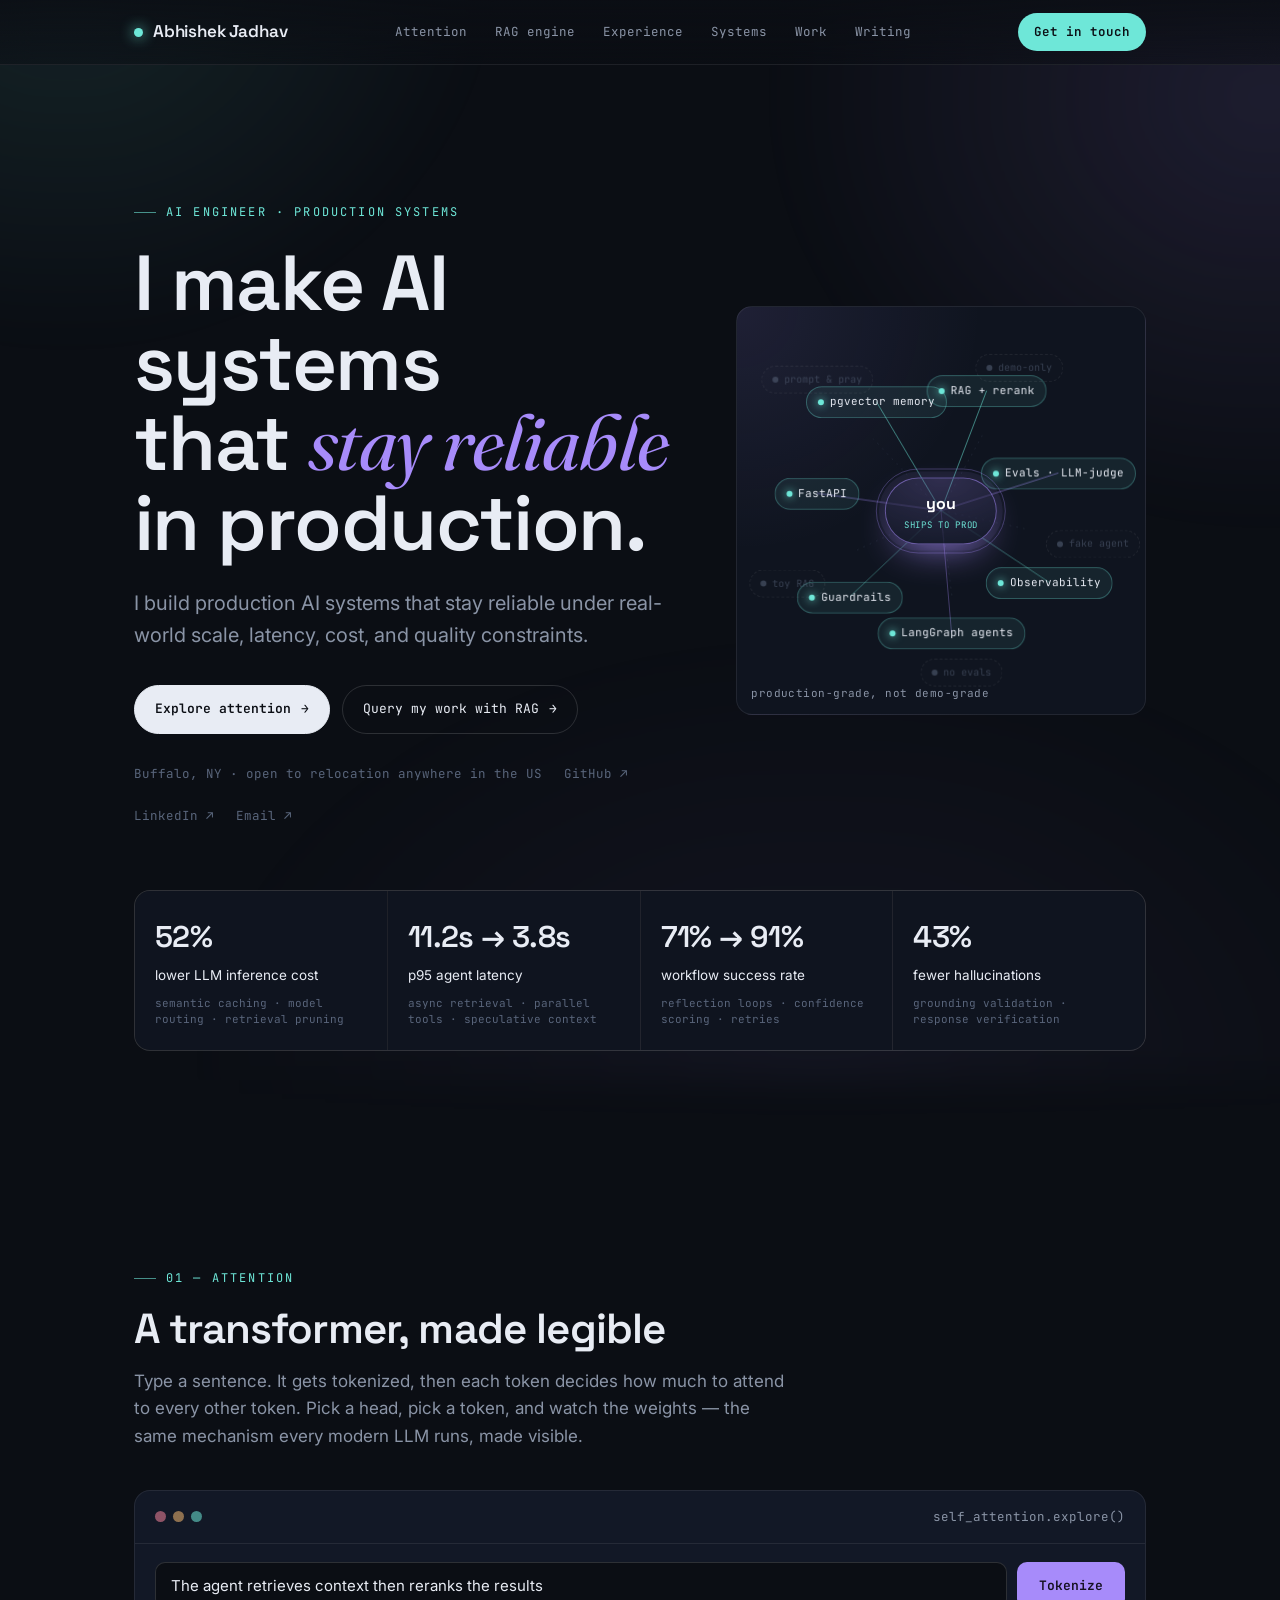
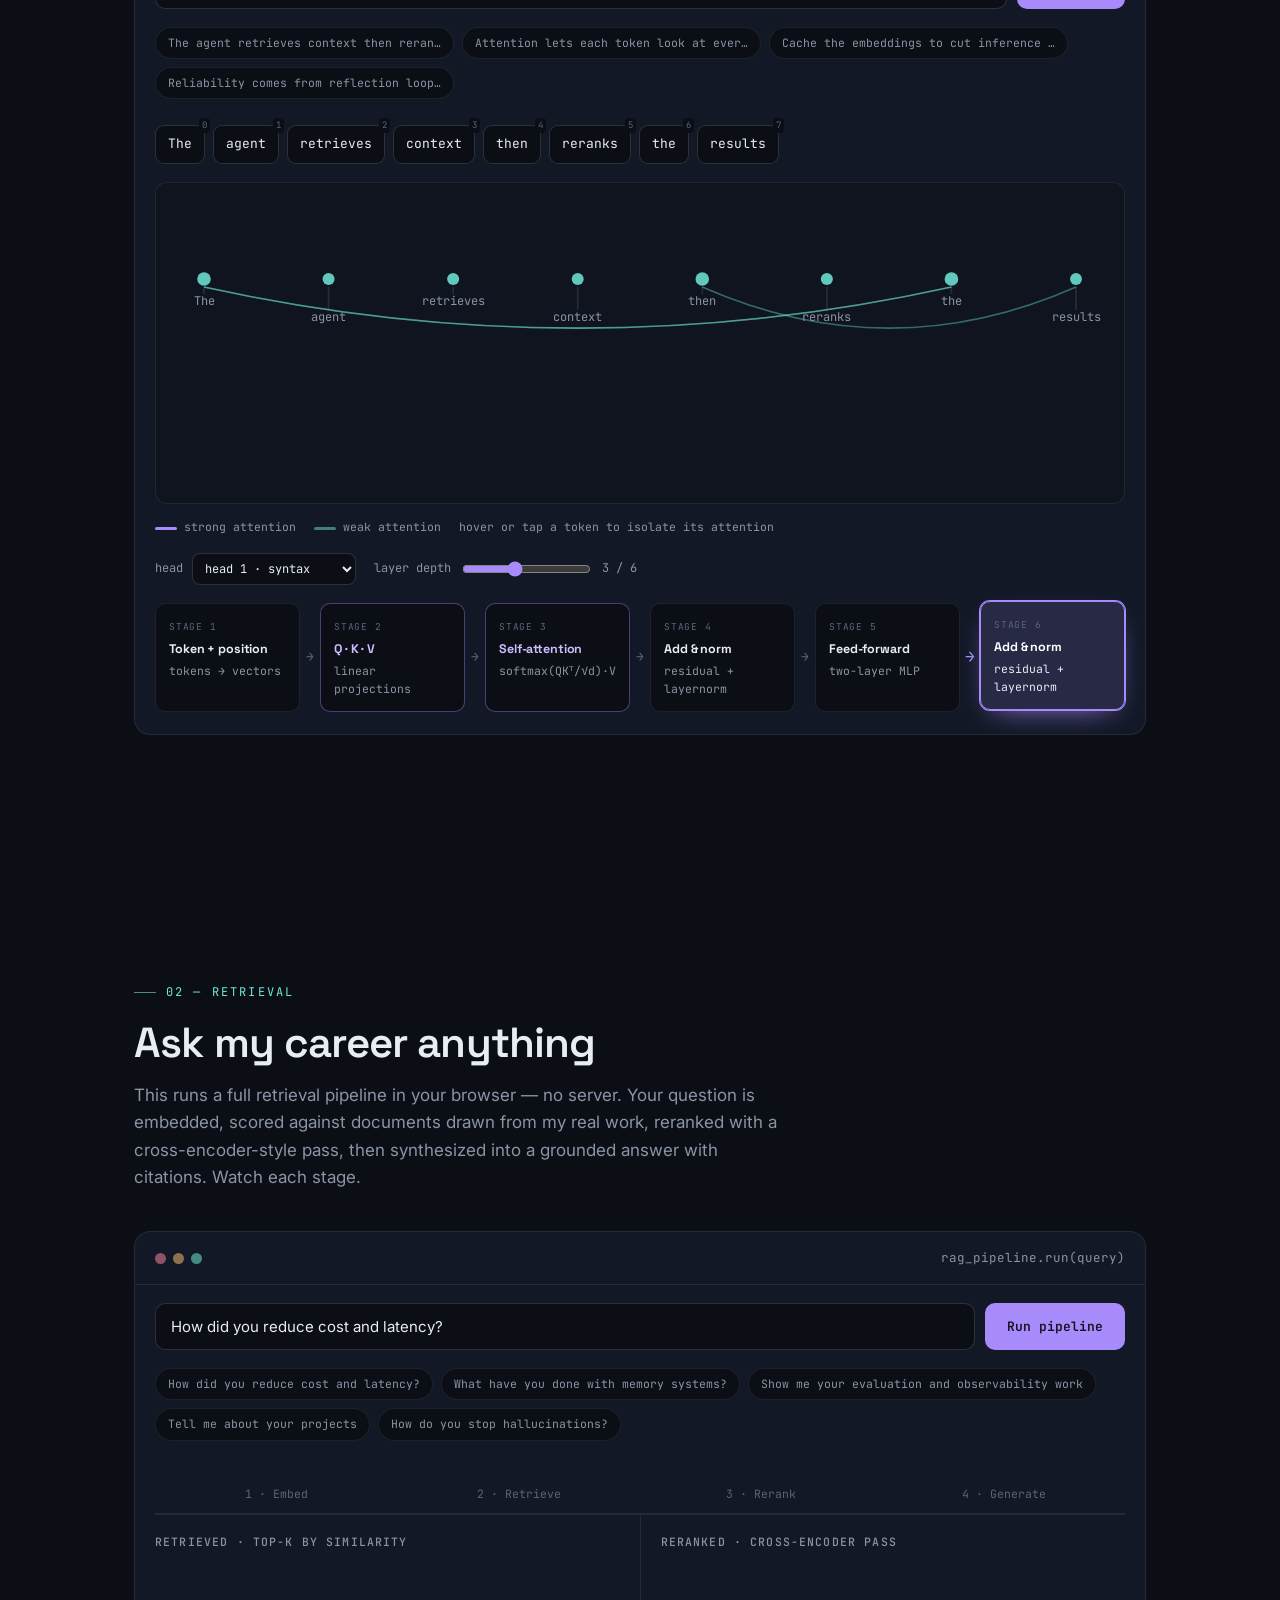
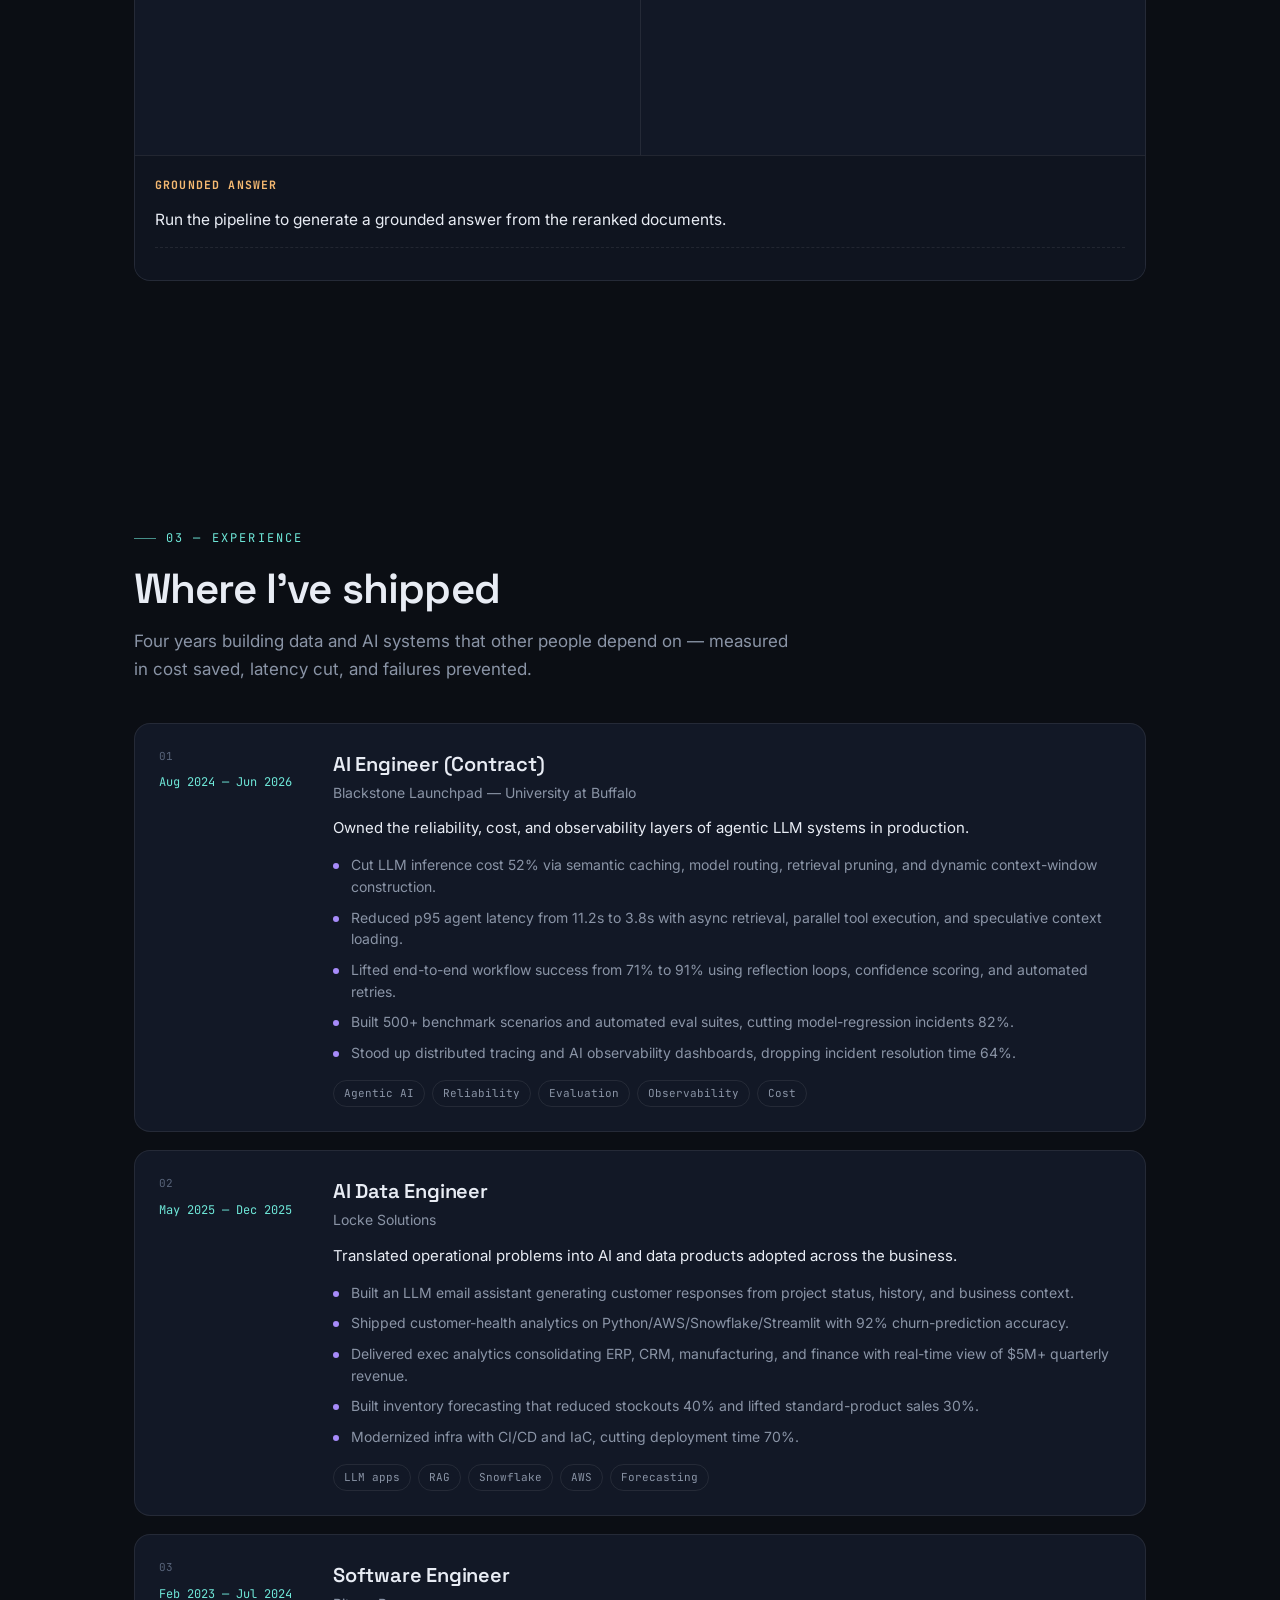
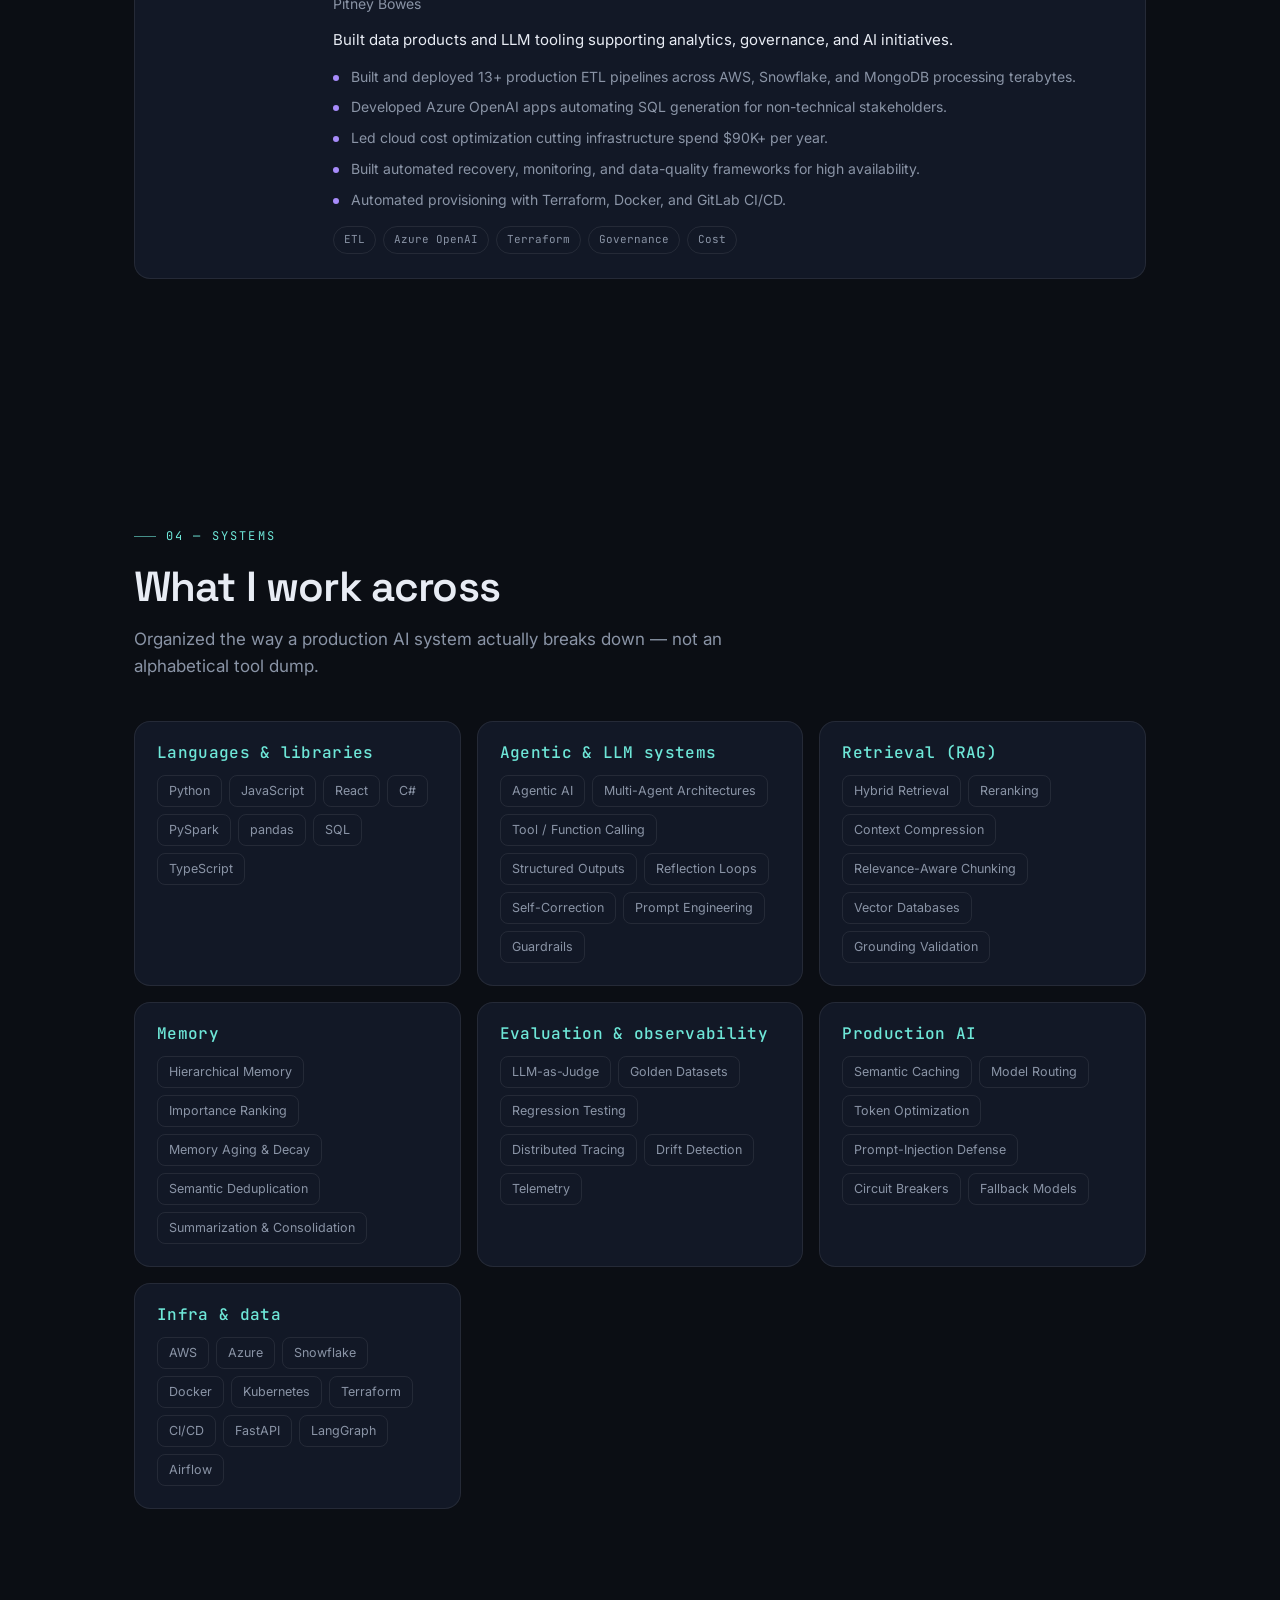
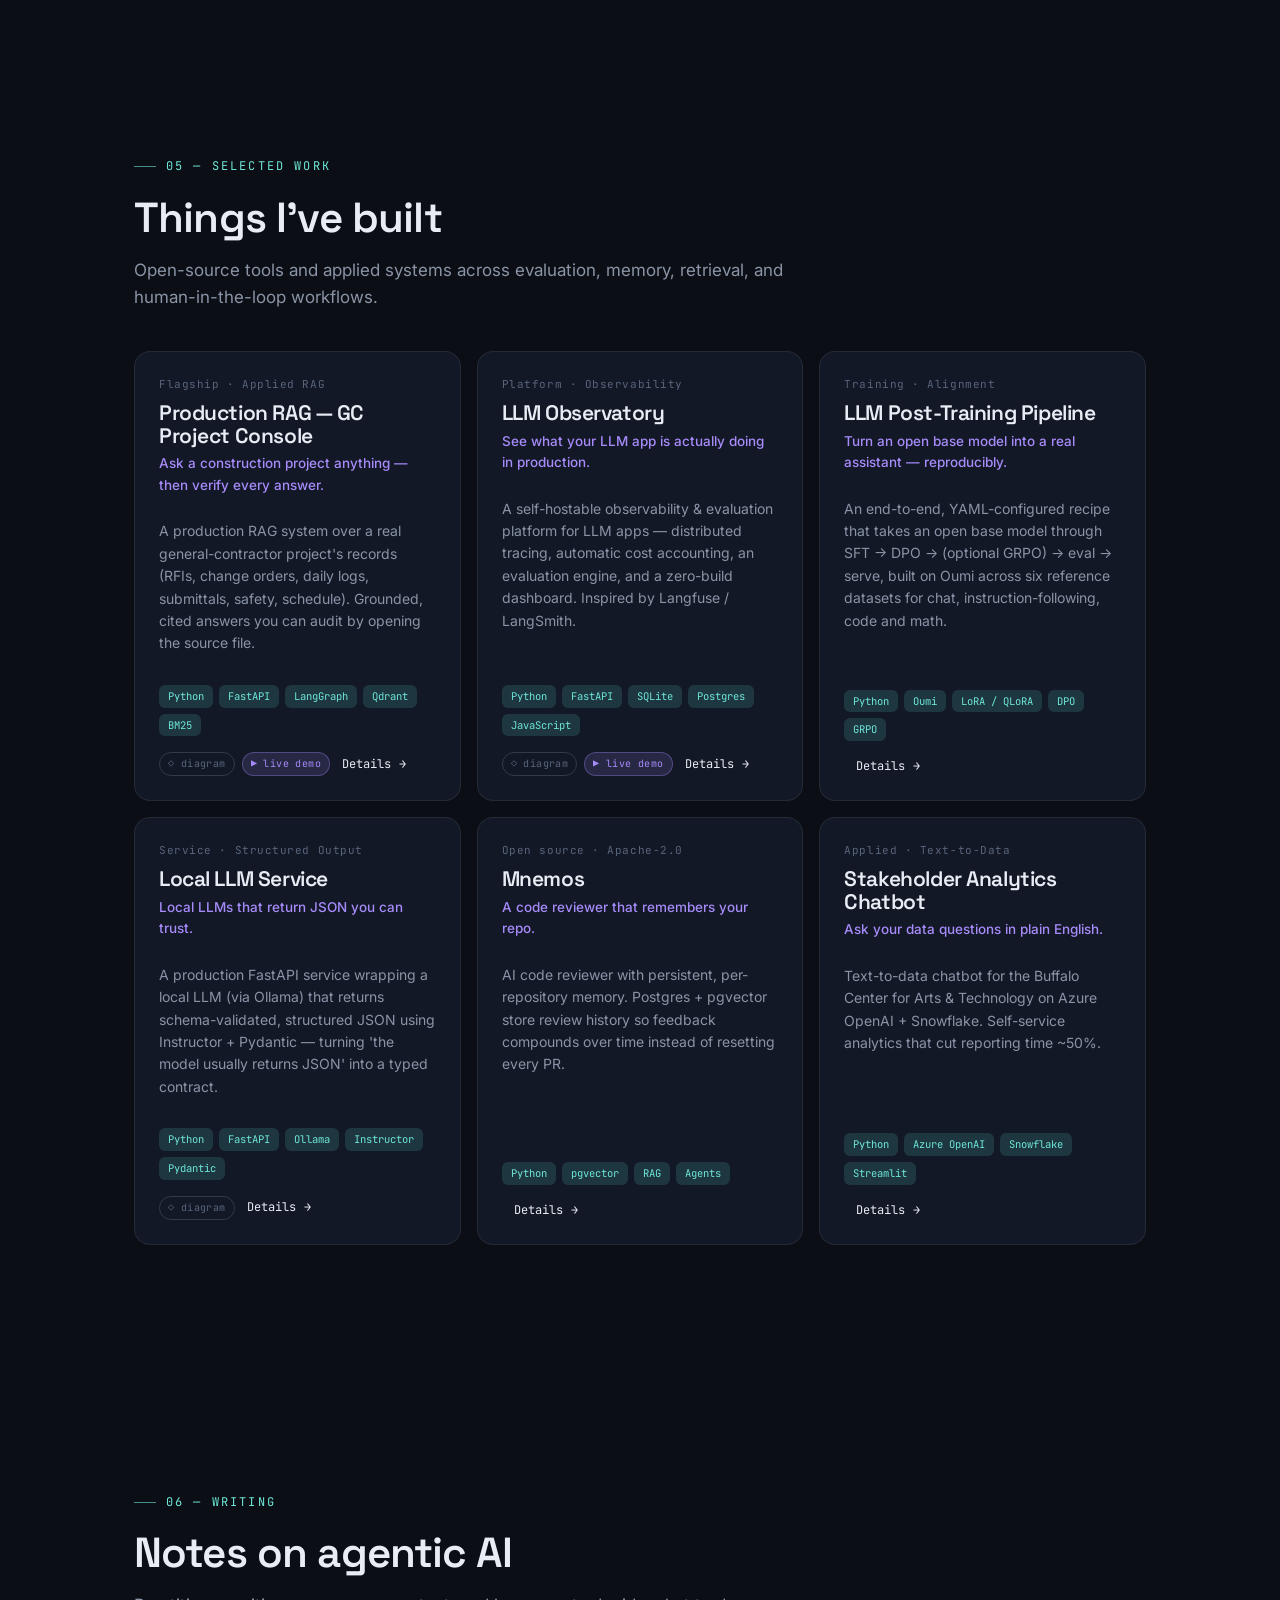
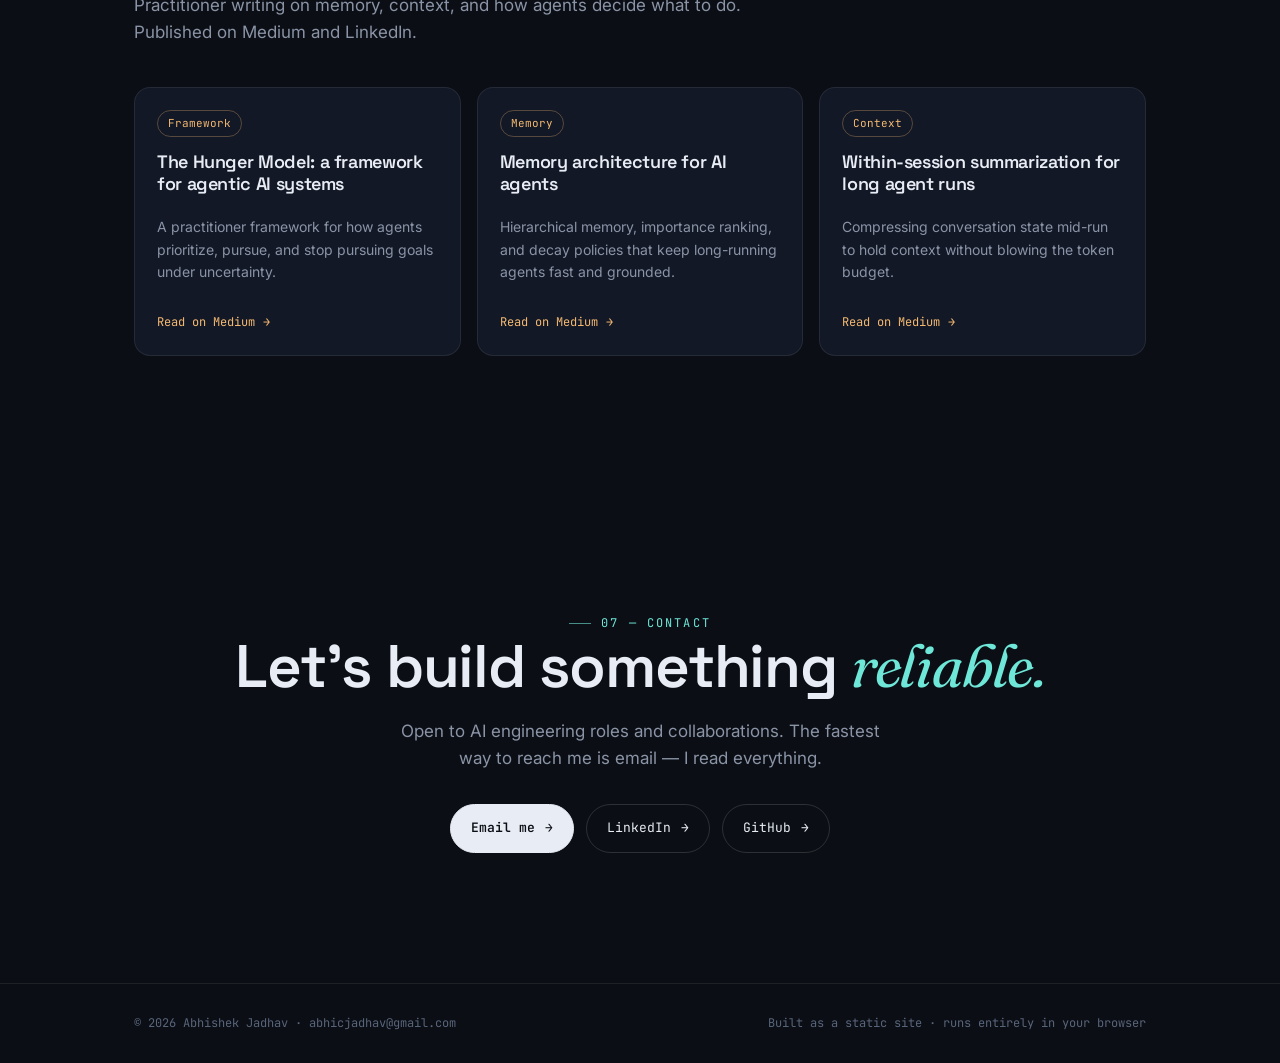
<file: index.html>
<!DOCTYPE html>
<html lang="en">
<head>
  <meta charset="UTF-8" />
  <meta name="viewport" content="width=device-width, initial-scale=1.0" />
  <title>Abhishek Jadhav — AI Engineer</title>
  <meta name="description" content="AI Engineer building production agentic, RAG, and memory systems that stay reliable under real scale, latency, cost, and quality constraints." />
  <meta property="og:title" content="Abhishek Jadhav — AI Engineer" />
  <meta property="og:description" content="Production agentic AI, RAG, and memory systems. Explore a live attention visualizer and a real retrieval + reranking engine over my work." />
  <meta property="og:type" content="website" />
  <link rel="icon" href="data:image/svg+xml,%3Csvg xmlns='http://www.w3.org/2000/svg' viewBox='0 0 32 32'%3E%3Ccircle cx='16' cy='16' r='7' fill='%236EE7D8'/%3E%3C/svg%3E" />

  <link rel="preconnect" href="https://fonts.googleapis.com" />
  <link rel="preconnect" href="https://fonts.gstatic.com" crossorigin />
  <link href="https://fonts.googleapis.com/css2?family=Space+Grotesk:wght@400;500;600;700&family=Inter:wght@400;500;600&family=JetBrains+Mono:wght@400;500&family=Fraunces:ital,opsz,wght@1,9..144,400&display=swap" rel="stylesheet" />
  <link rel="stylesheet" href="styles.css" />
</head>
<body>
  <div class="field" aria-hidden="true"></div>

  <!-- ============================= NAV ============================= -->
  <nav class="nav">
    <div class="wrap nav-inner">
      <a href="#top" class="brand"><span class="dot"></span> Abhishek Jadhav</a>
      <div class="nav-links" id="navLinks">
        <a href="#attention">Attention</a>
        <a href="#rag">RAG engine</a>
        <a href="#experience">Experience</a>
        <a href="#systems">Systems</a>
        <a href="#work">Work</a>
        <a href="#writing">Writing</a>
      </div>
      <a href="#contact" class="nav-cta">Get in touch</a>
      <button class="nav-toggle" id="navToggle" aria-label="Toggle menu">≡</button>
    </div>
  </nav>

  <!-- ============================= HERO ============================ -->
  <header class="hero" id="top">
    <div class="wrap">
      <div class="hero-grid">
        <div>
          <span class="eyebrow">AI Engineer · Production systems</span>
          <h1>I make AI systems<br>that <span class="soft">stay reliable</span><br>in production.</h1>
          <p class="hero-sub" id="heroSub"></p>
          <div class="hero-cta">
            <a href="#attention" class="btn solid">Explore attention <span class="arr">→</span></a>
            <a href="#rag" class="btn">Query my work with RAG <span class="arr">→</span></a>
          </div>
          <div class="hero-meta" id="heroMeta"></div>
        </div>
        <div class="hero-card">
          <canvas id="consLines"></canvas>
          <div class="constellation" id="constellation"></div>
          <div class="cap mono">production-grade, not demo-grade</div>
        </div>
      </div>

      <div class="metrics" id="metrics"></div>
    </div>
  </header>

  <!-- ======================= ATTENTION EXPLORER ==================== -->
  <section class="block" id="attention">
    <div class="wrap">
      <div class="section-head reveal">
        <span class="eyebrow">01 — Attention</span>
        <h2 class="section-title">A transformer, made legible</h2>
        <p class="section-lede">Type a sentence. It gets tokenized, then each token decides how much to attend to every other token. Pick a head, pick a token, and watch the weights — the same mechanism every modern LLM runs, made visible.</p>
      </div>

      <div class="panel reveal">
        <div class="panel-head">
          <div class="dots"><i></i><i></i><i></i></div>
          <span class="panel-title">self_attention.explore()</span>
        </div>
        <div class="input-row">
          <input type="text" id="tfInput" value="The agent retrieves context then reranks the results" maxlength="90" aria-label="Sentence to visualize" />
          <button class="run-btn" id="tfRun">Tokenize</button>
        </div>
        <div class="chips" id="tfChips"></div>

        <div class="tf-stage">
          <div class="tf-tokens" id="tfTokens"></div>
          <div class="tf-canvas-wrap">
            <canvas id="tfCanvas"></canvas>
          </div>
          <div class="tf-legend">
            <span><i style="background:var(--violet)"></i>strong attention</span>
            <span><i style="background:var(--cyan);opacity:.5"></i>weak attention</span>
            <span style="color:var(--mute)">hover or tap a token to isolate its attention</span>
          </div>

          <div class="tf-controls">
            <label>head
              <select id="tfHead">
                <option value="0">head 1 · syntax</option>
                <option value="1">head 2 · adjacency</option>
                <option value="2">head 3 · semantic</option>
                <option value="3">head 4 · global</option>
              </select>
            </label>
            <label>layer depth
              <input type="range" id="tfLayer" min="1" max="6" value="3" />
              <span class="mono" id="tfLayerVal">3 / 6</span>
            </label>
          </div>

          <div class="tf-arch" id="tfArch"></div>
        </div>
      </div>
    </div>
  </section>

  <!-- ========================= RAG ENGINE ========================= -->
  <section class="block" id="rag">
    <div class="wrap">
      <div class="section-head reveal">
        <span class="eyebrow">02 — Retrieval</span>
        <h2 class="section-title">Ask my career anything</h2>
        <p class="section-lede">This runs a full retrieval pipeline in your browser — no server. Your question is embedded, scored against documents drawn from my real work, reranked with a cross-encoder-style pass, then synthesized into a grounded answer with citations. Watch each stage.</p>
      </div>

      <div class="panel reveal">
        <div class="panel-head">
          <div class="dots"><i></i><i></i><i></i></div>
          <span class="panel-title">rag_pipeline.run(query)</span>
        </div>

        <div class="input-row">
          <input type="text" id="ragInput" value="How did you reduce cost and latency?" maxlength="120" aria-label="Question to ask" />
          <button class="run-btn" id="ragRun">Run pipeline</button>
        </div>
        <div class="chips" id="ragChips"></div>

        <div class="rag-pipeline">
          <div class="stage-tab" data-stage="0">1 · Embed</div>
          <div class="stage-tab" data-stage="1">2 · Retrieve</div>
          <div class="stage-tab" data-stage="2">3 · Rerank</div>
          <div class="stage-tab" data-stage="3">4 · Generate</div>
        </div>

        <div class="rag-body">
          <div class="rag-col">
            <h4>Retrieved · top-k by similarity</h4>
            <div id="ragRetrieved"></div>
          </div>
          <div class="rag-col">
            <h4>Reranked · cross-encoder pass</h4>
            <div id="ragReranked"></div>
          </div>
        </div>

        <div class="rag-answer">
          <h4>Grounded answer</h4>
          <div class="answer-text" id="ragAnswer">Run the pipeline to generate a grounded answer from the reranked documents.</div>
          <div class="answer-note" id="ragNote"></div>
        </div>
      </div>
    </div>
  </section>

  <!-- ========================= EXPERIENCE ========================= -->
  <section class="block" id="experience">
    <div class="wrap">
      <div class="section-head reveal">
        <span class="eyebrow">03 — Experience</span>
        <h2 class="section-title">Where I've shipped</h2>
        <p class="section-lede">Four years building data and AI systems that other people depend on — measured in cost saved, latency cut, and failures prevented.</p>
      </div>
      <div class="timeline" id="timeline"></div>
    </div>
  </section>

  <!-- ========================== SYSTEMS =========================== -->
  <section class="block" id="systems">
    <div class="wrap">
      <div class="section-head reveal">
        <span class="eyebrow">04 — Systems</span>
        <h2 class="section-title">What I work across</h2>
        <p class="section-lede">Organized the way a production AI system actually breaks down — not an alphabetical tool dump.</p>
      </div>
      <div class="skill-grid" id="skills"></div>
    </div>
  </section>

  <!-- =========================== WORK ============================= -->
  <section class="block" id="work">
    <div class="wrap">
      <div class="section-head reveal">
        <span class="eyebrow">05 — Selected work</span>
        <h2 class="section-title">Things I've built</h2>
        <p class="section-lede">Open-source tools and applied systems across evaluation, memory, retrieval, and human-in-the-loop workflows.</p>
      </div>
      <div class="proj-grid" id="projects"></div>
    </div>
  </section>

  <!-- ========================== WRITING =========================== -->
  <section class="block" id="writing">
    <div class="wrap">
      <div class="section-head reveal">
        <span class="eyebrow">06 — Writing</span>
        <h2 class="section-title">Notes on agentic AI</h2>
        <p class="section-lede">Practitioner writing on memory, context, and how agents decide what to do. Published on Medium and LinkedIn.</p>
      </div>
      <div class="art-grid" id="articles"></div>
    </div>
  </section>

  <!-- ========================== CONTACT =========================== -->
  <section class="contact" id="contact">
    <div class="wrap">
      <span class="eyebrow" style="justify-content:center">07 — Contact</span>
      <h2>Let's build something <span class="soft">reliable.</span></h2>
      <p id="contactLede"></p>
      <div class="contact-links" id="contactLinks"></div>
    </div>
  </section>

  <footer>
    <div class="wrap foot-inner">
      <span id="footLeft"></span>
      <span class="mono">Built as a static site · runs entirely in your browser</span>
    </div>
  </footer>

  <!-- scripts: classic (no build step), loaded in order -->
  <script src="data.js"></script>
  <script src="transformer.js"></script>
  <script src="rag.js"></script>
  <script src="main.js"></script>
</body>
</html>
</file>
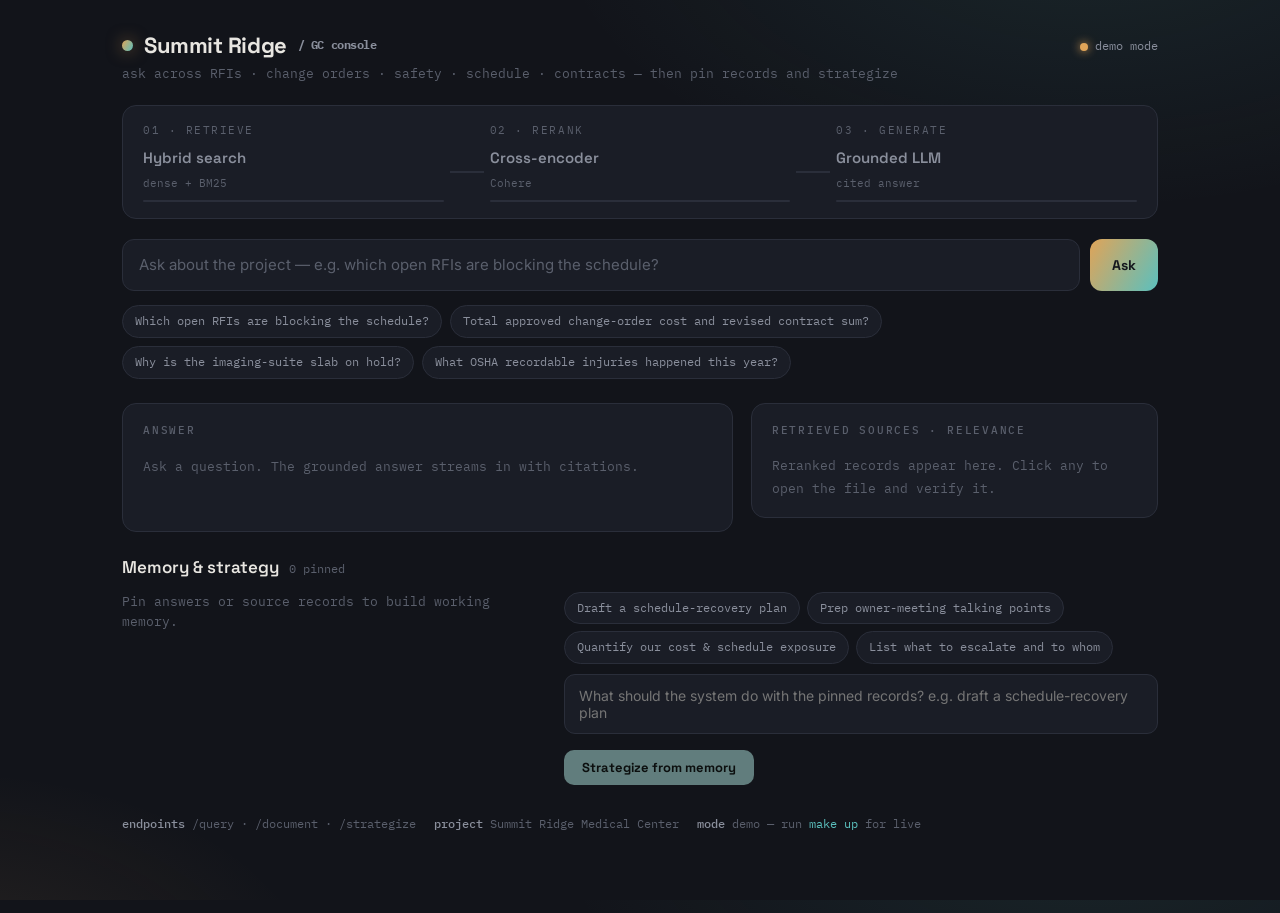
<file: assets/demos/production-rag-console.html>
<!doctype html>
<html lang="en">
<head>
<meta charset="utf-8" />
<meta name="viewport" content="width=device-width, initial-scale=1" />
<title>Summit Ridge · GC Console</title>
<link rel="preconnect" href="https://fonts.googleapis.com">
<link rel="preconnect" href="https://fonts.gstatic.com" crossorigin>
<link href="https://fonts.googleapis.com/css2?family=Space+Grotesk:wght@400;500;600;700&family=Inter:wght@400;450;500&family=IBM+Plex+Mono:wght@400;500;600&display=swap" rel="stylesheet">
<style>
  :root{
    --ink:#12141A; --panel:#1A1D26; --panel-2:#21242F; --line:#2A2E3A;
    --text:#E8E6E1; --muted:#8A8F9C; --faint:#5A5F6C;
    --amber:#E0A458; --teal:#5BC0BE; --coral:#E27D60;
    --grad: linear-gradient(120deg,var(--amber),var(--teal));
    --mono:'IBM Plex Mono',ui-monospace,monospace;
    --disp:'Space Grotesk',sans-serif; --body:'Inter',sans-serif;
  }
  *{box-sizing:border-box}
  html,body{margin:0;height:100%}
  body{
    background:
      radial-gradient(900px 500px at 85% -10%, rgba(91,192,190,.10), transparent 60%),
      radial-gradient(700px 400px at -5% 110%, rgba(224,164,88,.10), transparent 55%),
      var(--ink);
    color:var(--text); font-family:var(--body); font-size:15px; line-height:1.55; -webkit-font-smoothing:antialiased;
  }
  .wrap{max-width:1080px; margin:0 auto; padding:28px 22px 80px}
  header{display:flex; align-items:baseline; justify-content:space-between; gap:16px; flex-wrap:wrap}
  .brand{font-family:var(--disp); font-weight:700; font-size:22px; letter-spacing:-.02em; display:flex; align-items:center; gap:11px}
  .dot{width:11px;height:11px;border-radius:50%;background:var(--grad); box-shadow:0 0 16px rgba(224,164,88,.5)}
  .sub{font-family:var(--mono); font-size:12px; color:var(--muted)}
  .status{font-family:var(--mono); font-size:12px; color:var(--muted); display:flex; align-items:center; gap:7px}
  .status .led{width:8px;height:8px;border-radius:50%;background:var(--faint)}
  .status.live .led{background:var(--teal); box-shadow:0 0 10px var(--teal)}
  .status.demo .led{background:var(--amber); box-shadow:0 0 10px var(--amber)}
  .tagline{font-family:var(--mono); font-size:12.5px; color:var(--faint); margin:2px 0 22px}

  .rail{display:grid; grid-template-columns:1fr auto 1fr auto 1fr; align-items:center;
        background:var(--panel); border:1px solid var(--line); border-radius:14px; padding:16px 20px; margin-bottom:20px}
  .stage{display:flex; flex-direction:column; gap:6px}
  .stage .k{font-family:var(--mono); font-size:11px; letter-spacing:.14em; text-transform:uppercase; color:var(--faint)}
  .stage .v{font-family:var(--disp); font-weight:600; font-size:15px; color:var(--muted); transition:color .25s}
  .stage .meta{font-family:var(--mono); font-size:11px; color:var(--faint); min-height:14px; transition:color .25s}
  .stage.on .v{color:var(--text)} .stage.on .k{color:var(--amber)} .stage.on .meta{color:var(--teal)}
  .stage .bar{height:2px; width:100%; background:var(--line); border-radius:2px; overflow:hidden; margin-top:2px}
  .stage .bar i{display:block; height:100%; width:0; background:var(--grad); transition:width .5s ease}
  .stage.on .bar i{width:100%}
  .conn{width:34px; height:2px; background:var(--line); position:relative; margin:0 6px; margin-top:20px}
  .conn::after{content:""; position:absolute; inset:0; width:0; background:var(--grad); transition:width .4s ease}
  .conn.on::after{width:100%}

  .ask{display:flex; gap:10px; margin-bottom:14px}
  .ask textarea{flex:1; resize:none; min-height:52px; max-height:160px; padding:14px 16px; background:var(--panel);
    border:1px solid var(--line); border-radius:12px; color:var(--text); font-family:var(--body); font-size:15px; line-height:1.5; outline:none; transition:border-color .2s}
  .ask textarea:focus{border-color:var(--amber)}
  .ask textarea::placeholder{color:var(--faint)}
  button.send{align-self:stretch; padding:0 22px; border:none; border-radius:12px; cursor:pointer; background:var(--grad);
    color:#15171d; font-family:var(--disp); font-weight:700; font-size:14px; transition:filter .15s, transform .05s}
  button.send:hover{filter:brightness(1.07)} button.send:active{transform:translateY(1px)}
  button.send:disabled{filter:grayscale(.6) brightness(.7); cursor:not-allowed}
  .chips{display:flex; gap:8px; flex-wrap:wrap; margin-bottom:24px}
  .chip{font-family:var(--mono); font-size:12px; color:var(--muted); background:var(--panel); border:1px solid var(--line);
    border-radius:20px; padding:6px 12px; cursor:pointer; transition:.15s}
  .chip:hover{border-color:var(--amber); color:var(--text)}

  .grid{display:grid; grid-template-columns:1.5fr 1fr; gap:18px; align-items:start}
  @media (max-width:860px){ .grid{grid-template-columns:1fr} .rail{grid-template-columns:1fr; gap:14px} .conn{display:none} .stage .bar{display:none} }
  .card{background:var(--panel); border:1px solid var(--line); border-radius:14px; padding:18px 20px}
  .card .h{display:flex; align-items:center; justify-content:space-between; margin-bottom:14px}
  .card h2{font-family:var(--mono); font-size:11px; letter-spacing:.16em; text-transform:uppercase; color:var(--faint); margin:0; font-weight:500}
  .answer{font-size:15px; line-height:1.68; min-height:60px; white-space:pre-wrap}
  .answer .cite{font-family:var(--mono); font-size:12px; color:var(--teal); background:rgba(91,192,190,.10);
    border:1px solid rgba(91,192,190,.25); border-radius:5px; padding:0 5px; margin:0 1px}
  .cursor{display:inline-block; width:8px; height:18px; background:var(--amber); margin-left:2px; vertical-align:text-bottom; animation:blink 1s steps(2) infinite}
  @keyframes blink{50%{opacity:0}}
  .empty{color:var(--faint); font-family:var(--mono); font-size:13px}

  .pin{font-family:var(--mono); font-size:11px; color:var(--muted); background:transparent; border:1px solid var(--line);
    border-radius:7px; padding:4px 9px; cursor:pointer; transition:.15s; white-space:nowrap}
  .pin:hover{border-color:var(--teal); color:var(--teal)}
  .pin.saved{border-color:var(--teal); color:var(--teal); opacity:.6; cursor:default}

  .src{border:1px solid var(--line); border-radius:10px; padding:11px 12px; margin-bottom:10px; background:var(--panel-2); cursor:pointer; transition:border-color .15s}
  .src:last-child{margin-bottom:0} .src:hover{border-color:var(--amber)}
  .src .top{display:flex; justify-content:space-between; align-items:center; gap:8px; margin-bottom:7px}
  .src .name{font-family:var(--mono); font-size:11.5px; color:var(--text); overflow:hidden; text-overflow:ellipsis; white-space:nowrap; display:flex; align-items:center; gap:6px}
  .src .name .file{color:var(--amber)}
  .src .score{font-family:var(--mono); font-size:11px; color:var(--amber); flex:none}
  .src .meter{height:3px; background:var(--line); border-radius:3px; overflow:hidden; margin-bottom:8px}
  .src .meter i{display:block; height:100%; width:0; background:var(--grad); transition:width .6s ease}
  .src .prev{font-size:12px; color:var(--muted); line-height:1.5; max-height:50px; overflow:hidden}
  .src .actions{display:flex; justify-content:space-between; align-items:center; margin-top:8px}
  .src .hint{font-family:var(--mono); font-size:10.5px; color:var(--faint)}

  /* Memory + strategy workspace */
  .work{margin-top:22px}
  .work .head{display:flex; align-items:baseline; gap:10px; margin-bottom:12px}
  .work .head h2{font-family:var(--disp); font-weight:600; font-size:17px; margin:0}
  .work .head span{font-family:var(--mono); font-size:11.5px; color:var(--faint)}
  .mem-grid{display:grid; grid-template-columns:1fr 1.4fr; gap:18px; align-items:start}
  @media (max-width:860px){ .mem-grid{grid-template-columns:1fr} }
  .mem-list{display:flex; flex-direction:column; gap:9px; min-height:40px}
  .mem-item{background:var(--panel-2); border:1px solid var(--line); border-radius:10px; padding:10px 12px; position:relative}
  .mem-item .lbl{font-family:var(--mono); font-size:11px; color:var(--teal); margin-bottom:4px}
  .mem-item .txt{font-size:12px; color:var(--muted); line-height:1.45; max-height:46px; overflow:hidden}
  .mem-item .rm{position:absolute; top:8px; right:9px; cursor:pointer; color:var(--faint); font-size:14px; line-height:1; background:none; border:none}
  .mem-item .rm:hover{color:var(--coral)}
  .strat-chips{display:flex; gap:7px; flex-wrap:wrap; margin-bottom:10px}
  .strat textarea{width:100%; resize:none; min-height:46px; padding:12px 14px; background:var(--panel); border:1px solid var(--line);
    border-radius:11px; color:var(--text); font-family:var(--body); font-size:14px; outline:none; margin-bottom:10px}
  .strat textarea:focus{border-color:var(--teal)}
  .strat .run{padding:9px 18px; border:none; border-radius:10px; cursor:pointer; background:var(--teal); color:#0c1716;
    font-family:var(--disp); font-weight:700; font-size:13px}
  .strat .run:disabled{filter:grayscale(.6) brightness(.7); cursor:not-allowed}
  .strat-out{margin-top:14px; background:var(--panel-2); border:1px solid var(--line); border-radius:11px; padding:16px;
    font-size:14px; line-height:1.62; white-space:pre-wrap; min-height:30px}
  .strat-out:empty{display:none}

  /* Document viewer overlay */
  .overlay{position:fixed; inset:0; background:rgba(8,9,13,.7); display:none; align-items:center; justify-content:center; padding:24px; z-index:50}
  .overlay.open{display:flex}
  .viewer{background:var(--panel); border:1px solid var(--line); border-radius:14px; width:min(760px,100%); max-height:86vh; display:flex; flex-direction:column}
  .viewer .vh{display:flex; align-items:center; justify-content:space-between; padding:16px 20px; border-bottom:1px solid var(--line)}
  .viewer .vh .fn{font-family:var(--mono); font-size:13px; color:var(--amber)}
  .viewer .vh .x{cursor:pointer; color:var(--muted); background:none; border:none; font-size:20px; line-height:1}
  .viewer .vh .x:hover{color:var(--text)}
  .viewer .vbody{padding:18px 22px; overflow:auto; font-size:13.5px; line-height:1.62; white-space:pre-wrap; color:var(--text)}
  .viewer .vbody .empty{padding:20px 0}

  footer{margin-top:30px; font-family:var(--mono); font-size:11.5px; color:var(--faint); display:flex; gap:18px; flex-wrap:wrap}
  footer b{color:var(--muted); font-weight:500}
</style>
</head>
<body>
<div class="wrap">
  <header>
    <div class="brand"><span class="dot"></span>Summit Ridge <span class="sub">/ GC console</span></div>
    <div class="status" id="status"><span class="led"></span><span id="statusText">checking API…</span></div>
  </header>
  <div class="tagline">ask across RFIs · change orders · safety · schedule · contracts — then pin records and strategize</div>

  <div class="rail" id="rail">
    <div class="stage" data-stage="retrieve"><span class="k">01 · retrieve</span><span class="v">Hybrid search</span><span class="meta" id="m-retrieve">dense + BM25</span><span class="bar"><i></i></span></div>
    <div class="conn" data-conn="1"></div>
    <div class="stage" data-stage="rerank"><span class="k">02 · rerank</span><span class="v">Cross-encoder</span><span class="meta" id="m-rerank">Cohere</span><span class="bar"><i></i></span></div>
    <div class="conn" data-conn="2"></div>
    <div class="stage" data-stage="generate"><span class="k">03 · generate</span><span class="v">Grounded LLM</span><span class="meta" id="m-generate">cited answer</span><span class="bar"><i></i></span></div>
  </div>

  <div class="ask">
    <textarea id="q" placeholder="Ask about the project — e.g. which open RFIs are blocking the schedule?" rows="1"></textarea>
    <button class="send" id="send">Ask</button>
  </div>
  <div class="chips" id="chips"></div>

  <div class="grid">
    <div class="card">
      <div class="h"><h2>Answer</h2><button class="pin" id="pinAnswer" style="display:none">+ pin answer</button></div>
      <div class="answer" id="answer"><span class="empty">Ask a question. The grounded answer streams in with citations.</span></div>
    </div>
    <div class="card">
      <div class="h"><h2>Retrieved sources · relevance</h2></div>
      <div id="sources"><span class="empty">Reranked records appear here. Click any to open the file and verify it.</span></div>
    </div>
  </div>

  <div class="work">
    <div class="head"><h2>Memory &amp; strategy</h2><span id="memCount">0 pinned</span></div>
    <div class="mem-grid">
      <div>
        <div class="mem-list" id="memList"><span class="empty">Pin answers or source records to build working memory.</span></div>
      </div>
      <div class="strat">
        <div class="strat-chips" id="stratChips"></div>
        <textarea id="directive" placeholder="What should the system do with the pinned records? e.g. draft a schedule-recovery plan"></textarea>
        <button class="run" id="runStrat" disabled>Strategize from memory</button>
        <div class="strat-out" id="stratOut"></div>
      </div>
    </div>
  </div>

  <footer>
    <span><b>endpoints</b> /query · /document · /strategize</span>
    <span><b>project</b> Summit Ridge Medical Center</span>
    <span id="modeNote"></span>
  </footer>
</div>

<div class="overlay" id="overlay">
  <div class="viewer">
    <div class="vh"><span class="fn" id="viewerName"></span><button class="x" id="viewerClose">×</button></div>
    <div class="vbody" id="viewerBody"></div>
  </div>
</div>

<script>
const API = "http://localhost:8000";
const EXAMPLES = [
  "Which open RFIs are blocking the schedule?",
  "Total approved change-order cost and revised contract sum?",
  "Why is the imaging-suite slab on hold?",
  "What OSHA recordable injuries happened this year?"
];
const STRAT_PRESETS = [
  "Draft a schedule-recovery plan",
  "Prep owner-meeting talking points",
  "Quantify our cost & schedule exposure",
  "List what to escalate and to whom"
];

let liveMode = false;
let memory = [];
let lastAnswer = null;
const el = (id) => document.getElementById(id);
const fileName = (s) => (s||"").split("/").pop();

// ---- pipeline rail ----
function resetRail(){ document.querySelectorAll('.stage').forEach(s=>s.classList.remove('on')); document.querySelectorAll('.conn').forEach(c=>c.classList.remove('on')); }
function lightStage(name){
  const s=document.querySelector(`.stage[data-stage="${name}"]`); if(s) s.classList.add('on');
  if(name==='rerank') el('rail').querySelector('[data-conn="1"]').classList.add('on');
  if(name==='generate') el('rail').querySelector('[data-conn="2"]').classList.add('on');
}
const renderCitations = (t)=> t.replace(/\[(\d+)\]/g,'<span class="cite">[$1]</span>');

// ---- sources ----
function renderSources(sources){
  const box = el('sources');
  if(!sources.length){ box.innerHTML='<span class="empty">No records retrieved.</span>'; return; }
  box.innerHTML = sources.map((s,i)=>{
    const pct = Math.round(Math.max(0,Math.min(1,s.score))*100);
    return `<div class="src" data-src="${encodeURIComponent(s.source)}" data-i="${i}">
      <div class="top"><span class="name">[${i+1}] <span class="file">${fileName(s.source)}</span></span><span class="score">${s.score.toFixed(3)}</span></div>
      <div class="meter"><i style="width:${pct}%"></i></div>
      <div class="prev">${(s.preview||'').replace(/</g,'&lt;')}</div>
      <div class="actions"><span class="hint">click to open file</span>
        <button class="pin" data-pin="${i}">+ pin</button></div>
    </div>`;
  }).join('');
  box.querySelectorAll('.src').forEach(card=>{
    card.addEventListener('click',(e)=>{ if(e.target.closest('.pin')) return; openDoc(decodeURIComponent(card.dataset.src)); });
  });
  box.querySelectorAll('.pin').forEach(btn=>{
    btn.addEventListener('click',()=>{ const s=sources[+btn.dataset.pin];
      pinItem(fileName(s.source), s.source, s.preview); btn.classList.add('saved'); btn.textContent='pinned'; });
  });
}

// ---- document viewer ----
async function openDoc(source){
  el('overlay').classList.add('open');
  el('viewerName').textContent = fileName(source);
  el('viewerBody').innerHTML = '<span class="empty">loading…</span>';
  let text = null;
  if(liveMode){
    try{ const r=await fetch(`${API}/document?source=${encodeURIComponent(source)}`); if(r.ok){ text=(await r.json()).content; } }catch(e){}
  }
  if(text===null) text = DEMO_DOCS[fileName(source)] || null;
  el('viewerBody').textContent = text!==null ? text : 'Document not available in demo mode. Start the API to view the full file.';
}
el('viewerClose').addEventListener('click',()=>el('overlay').classList.remove('open'));
el('overlay').addEventListener('click',(e)=>{ if(e.target===el('overlay')) el('overlay').classList.remove('open'); });

// ---- memory ----
function pinItem(label, source, text){
  if(memory.some(m=>m.label===label && m.text===text)) return;
  memory.push({label, source, text});
  renderMemory();
}
function renderMemory(){
  const list = el('memList');
  el('memCount').textContent = `${memory.length} pinned`;
  el('runStrat').disabled = memory.length===0;
  if(!memory.length){ list.innerHTML='<span class="empty">Pin answers or source records to build working memory.</span>'; return; }
  list.innerHTML = memory.map((m,i)=>`<div class="mem-item">
    <button class="rm" data-rm="${i}">×</button>
    <div class="lbl">${m.label}</div>
    <div class="txt">${(m.text||'').replace(/</g,'&lt;')}</div></div>`).join('');
  list.querySelectorAll('.rm').forEach(b=>b.addEventListener('click',()=>{ memory.splice(+b.dataset.rm,1); renderMemory(); }));
}

// ---- ask (query) ----
async function ask(question){
  if(!question.trim()) return;
  el('send').disabled=true; el('pinAnswer').style.display='none'; lastAnswer=null;
  resetRail(); el('answer').innerHTML=''; el('sources').innerHTML='<span class="empty">retrieving…</span>'; lightStage('retrieve');
  let answerText='';
  const paint=()=>{ el('answer').innerHTML=renderCitations(answerText)+'<span class="cursor"></span>'; };
  const handle=(evt)=>{
    if(evt.type==='sources'){ lightStage('rerank'); renderSources(evt.sources||[]); el('m-retrieve').textContent=`${(evt.sources||[]).length} fused`; }
    else if(evt.type==='token'){ lightStage('generate'); answerText+=evt.token; paint(); }
    else if(evt.type==='done'){ el('answer').innerHTML=renderCitations(answerText);
      lastAnswer={q:question, a:answerText}; el('pinAnswer').style.display=''; }
  };
  try{
    if(!liveMode) throw new Error('demo');
    const res=await fetch(`${API}/query`,{method:'POST',headers:{'Content-Type':'application/json'},body:JSON.stringify({question,stream:true})});
    await readSSE(res, handle);
  }catch(e){ await simulateQA(question, handle); }
  finally{ el('send').disabled=false; }
}
el('pinAnswer').addEventListener('click',()=>{ if(lastAnswer){ pinItem(`Answer: ${lastAnswer.q.slice(0,46)}`, '', lastAnswer.a);
  el('pinAnswer').textContent='pinned'; el('pinAnswer').classList.add('saved'); setTimeout(()=>{el('pinAnswer').textContent='+ pin answer'; el('pinAnswer').classList.remove('saved');},1200); }});

// ---- strategize ----
async function runStrategy(){
  const directive = el('directive').value.trim();
  if(!directive || !memory.length) return;
  el('runStrat').disabled=true; el('stratOut').textContent='';
  let out='';
  const paint=()=>{ el('stratOut').innerHTML=renderCitations(out)+'<span class="cursor"></span>'; };
  const handle=(evt)=>{ if(evt.type==='token'){ out+=evt.token; paint(); } else if(evt.type==='done'){ el('stratOut').innerHTML=renderCitations(out); } };
  try{
    if(!liveMode) throw new Error('demo');
    const res=await fetch(`${API}/strategize`,{method:'POST',headers:{'Content-Type':'application/json'},
      body:JSON.stringify({directive, memory: memory.map(m=>({label:m.label, source:m.source, text:m.text})), stream:true})});
    await readSSE(res, handle);
  }catch(e){ await simulateStrategy(directive, handle); }
  finally{ el('runStrat').disabled = memory.length===0; }
}

// ---- SSE reader ----
async function readSSE(res, handle){
  const reader=res.body.getReader(); const dec=new TextDecoder(); let buf='';
  while(true){ const {done,value}=await reader.read(); if(done) break; buf+=dec.decode(value,{stream:true});
    let nl; while((nl=buf.indexOf('\n\n'))>=0){ const line=buf.slice(0,nl).trim(); buf=buf.slice(nl+2);
      if(line.startsWith('data:')) handle(JSON.parse(line.slice(5).trim())); } }
}

// ---- demo data (offline) ----
const DEMO_QA = {
  "which open rfis are blocking the schedule?":{
    sources:[
      {source:"rfis/06-rfi-log.md",score:0.95,preview:"Schedule-critical open RFIs: RFI-019 (slab elevation) and RFI-017 (fire penetration). Both escalated at OAC meeting #12…"},
      {source:"rfis/07-rfi-017-fire-penetration.md",score:0.82,preview:"RFI-017 is blocking the MEP rough-in inspection on Levels 1-3; the inspector flagged corridor penetrations as non-conforming…"},
      {source:"rfis/08-rfi-019-slab-elevation.md",score:0.78,preview:"RFI-019 is on the critical path. The imaging-suite slab cannot be placed until the elevation conflict is resolved…"}
    ],
    answer:"Two open RFIs are blocking the schedule. RFI-017 (fire-rated corridor penetration detail) is holding the MEP rough-in inspection and corridor wall closure on Levels 1-3, because the inspector flagged the firestop assembly as non-conforming to the 2-hour rating [2]. RFI-019 (imaging-suite slab elevation mismatch) is on the critical path: the slab can't be placed until the 100'-0\" vs 99'-6\" conflict is resolved, which also gates the MRI sequence [3]. Both were escalated at OAC meeting #12 with a committed 7-day architect response [1]."
  },
  "total approved change-order cost and revised contract sum?":{
    sources:[
      {source:"change-orders/11-change-order-log.md",score:0.96,preview:"Approved cost impact: +$1,298,000 (CO-001 through CO-005). Revised contract sum (approved): $49,798,000…"},
      {source:"project/05-pay-application-06.md",score:0.64,preview:"Net change by approved change orders: +$1,298,000. Revised contract sum: $49,798,000…"}
    ],
    answer:"Approved change orders CO-001 through CO-005 total +$1,298,000, raising the contract sum from $48,500,000 to a revised $49,798,000 [1]. Two further change orders are still pending — CO-006 (rooftop solar, +$340,000) and CO-007 (winter conditions, +$52,000) — for an additional $392,000 not yet in the contract sum [1]."
  },
  "why is the imaging-suite slab on hold?":{
    sources:[
      {source:"rfis/08-rfi-019-slab-elevation.md",score:0.97,preview:"Structural drawings show the slab at 100'-0\" but the MRI requires a recessed slab at 99'-6\". These elevations conflict…"},
      {source:"change-orders/12-co-003-mri-electrical.md",score:0.7,preview:"The owner added a second MRI imaging room… the MRI base requires a recessed slab (RFI-019)…"}
    ],
    answer:"The imaging-suite slab is on hold because of RFI-019: the structural drawings put the slab at 100'-0\", but the MRI equipment needs a recessed slab at 99'-6\" for the magnet base and shielding, and that conflict must be resolved before placement [1]. The added MRI room came from change order CO-003, an owner-directed scope addition, so this is downstream of that change [2]."
  },
  "default":{
    sources:[
      {source:"project/01-project-overview.md",score:0.83,preview:"Summit Ridge Medical Center — 4-story, 120,000 SF medical office and outpatient surgery center… ~45% complete…"},
      {source:"project/04-schedule-and-delays.md",score:0.6,preview:"Current forecast substantial completion: July 6, 2026 (~21 days late) absent recovery measures…"}
    ],
    answer:"This demo answers from a synthetic Summit Ridge Medical Center knowledge base — RFIs, change orders, schedule, safety, and contracts for a GC [1][2]. Try an example question, click a source to open the file, then pin records and strategize. (Demo mode — start the API for live answers over your own project records.)"
  }
};
const DEMO_DOCS = {
  "06-rfi-log.md":"# RFI Log — Summit Ridge Medical Center\n\nOpen RFIs: RFI-008, RFI-014, RFI-017, RFI-019.\nClosed RFIs: RFI-011, RFI-021.\nSchedule-critical open RFIs: RFI-019 (slab elevation) and RFI-017 (fire penetration). Both were escalated at OAC meeting #12; the architect committed to a 7-day response.",
  "07-rfi-017-fire-penetration.md":"# RFI-017 — Fire-Rated Corridor Penetration Detail\n\nStatus: Open. The 2-hour rated corridor walls require sealed penetrations, but the specified assembly is only tested to 1-hour. This is BLOCKING the MEP rough-in inspection on Levels 1-3 — the inspector flagged the corridor penetrations as non-conforming. Until answered, firestopping and inspection cannot complete, holding up wall closure. Escalated at OAC #12; architect committed to respond within 7 days.",
  "08-rfi-019-slab-elevation.md":"# RFI-019 — Imaging-Suite Slab Elevation Mismatch\n\nStatus: Open — critical path. Structural drawings show the imaging-suite slab at 100'-0\", but the MRI equipment requires a recessed slab at 99'-6\" for the magnet base and shielding. The slab cannot be placed until resolved, and slab placement gates MRI equipment rough-in (expanded under CO-003). A delayed answer pushes the imaging-suite sequence and substantial-completion forecast.",
  "11-change-order-log.md":"# Change Order Log\n\nCO-001 Soil remediation +$420,000 / +12 days — Approved\nCO-002 Surgery HVAC HEPA upgrade +$285,000 / +0 — Approved\nCO-003 Added MRI electrical +$610,000 / +15 days — Approved\nCO-004 Curtain-wall substitution -$95,000 / +0 — Approved\nCO-005 Additional fireproofing +$78,000 / +5 days — Approved\nCO-006 Rooftop solar +$340,000 / +8 days — Pending\nCO-007 Winter conditions +$52,000 / +6 days — Pending\n\nApproved cost impact: +$1,298,000. Revised contract sum: $49,798,000. Pending: +$392,000 / +14 days.",
  "12-co-003-mri-electrical.md":"# CO-003 — Added MRI Imaging-Room Electrical\n\nApproved. +$610,000 / +15 days. Owner-directed addition of a second MRI room: added electrical capacity, dedicated isolation panel, expanded conduit/feeders, magnet-room shielding coordination (Voltline Electric). Also the source of the RFI-019 slab-elevation conflict: the MRI base requires a recessed slab.",
  "05-pay-application-06.md":"# Pay Application #6 (period ending Aug 31, 2025)\n\nOriginal contract sum: $48,500,000\nApproved change orders: +$1,298,000\nRevised contract sum: $49,798,000\nCompleted to date: $22,409,100 (~45%)\nRetainage (5%): $1,120,455\nCurrent payment due: $2,138,645",
  "01-project-overview.md":"# Project Overview — Summit Ridge Medical Center\n\nNew 4-story, 120,000 SF medical office building with outpatient surgery center and imaging suite (incl. MRI). GC: Meridian Construction Group. Owner: Summit Health System. AIA A102 stipulated sum, $48.5M. NTP March 3, 2025. Contract substantial completion June 15, 2026. ~45% complete; structure topped out, MEP rough-in underway.",
  "04-schedule-and-delays.md":"# Schedule and Delay Analysis\n\nContract substantial completion: June 15, 2026. Forecast: July 6, 2026 (~21 days late). Approved time extensions: CO-001 +12, CO-003 +15, CO-005 +5 (partly concurrent; net critical path ~21 days). Schedule-critical open items: RFI-019 (slab elevation), RFI-017 (fire penetration blocking inspection), SUB-042 (fire alarm overdue 21 days).",
  "15-safety-incident-SAF-2025-07.md":"# Safety Incident — SAF-2025-07 (July 17, 2025)\n\nOSHA recordable: hand laceration, electrician (Voltline), no lost time. Cause: wrong glove type for a knife task. Corrective: require ANSI cut-level A4 gloves for blade tasks, retrain on safe cutting, add glove guidance to the safety plan. Only recordable injury year-to-date."
};
const sleep=(ms)=>new Promise(r=>setTimeout(r,ms));
async function simulateQA(question, handle){
  const d = DEMO_QA[question.trim().toLowerCase()] || DEMO_QA.default;
  await sleep(420); handle({type:'sources',sources:d.sources}); await sleep(360);
  for(const t of (d.answer.match(/\S+\s*/g)||[])){ handle({type:'token',token:t}); await sleep(24); }
  handle({type:'done'});
}
async function simulateStrategy(directive, handle){
  const sched = memory.some(m=>/rfi|slab|schedule|fire|sub-042/i.test(m.label+m.text));
  const text = sched
    ? "Schedule-recovery plan from the pinned records:\n\n1. Clear the two blocking RFIs first. RFI-017 holds the MEP inspection and wall closure; RFI-019 holds the imaging-suite slab on the critical path. Both have a 7-day architect commitment from OAC #12 — hold the architect to it and confirm in writing.\n2. Expedite SUB-042 (fire alarm), 21 days overdue with the architect, to protect procurement lead time.\n3. Re-sequence MEP crews into non-blocked areas (Levels where penetrations aren't held) to avoid idle labor while RFI-017 is open.\n4. Quantify exposure: approved change orders already added ~21 net critical-path days (forecast July 6, 2026 vs. June 15 contract). At $5,000/day liquidated damages, protecting against further slip matters — pursue time extensions in writing for any owner-driven delay.\n5. Escalate: ask the owner to act on pending CO-006/CO-007 so roof work isn't held.\n\nNeeds confirmation: latest architect response dates and the fire-alarm lead time aren't in the pinned records — pin those to sharpen the plan. (Demo output — start the API for a live LLM strategy over your pinned records.)"
    : "From the pinned records:\n\n- Approved change orders total +$1,298,000, contract sum now $49,798,000; pending CO-006/CO-007 add $392,000.\n- Biggest open risks are the schedule-blocking RFIs and the overdue fire-alarm submittal.\n\nPin the RFI log, schedule, and change-order log together to get a sharper cost-and-schedule exposure summary. (Demo output — start the API for a live LLM strategy.)";
  for(const t of (text.match(/\S+\s*/g)||[])){ handle({type:'token',token:t}); await sleep(16); }
  handle({type:'done'});
}

// ---- health ----
async function checkHealth(){
  try{ const r=await fetch(`${API}/health`,{signal:AbortSignal.timeout(1200)}); const j=await r.json();
    liveMode=true; el('status').className='status live'; el('statusText').textContent=`live · ${j.collection_size} chunks`;
    el('modeNote').innerHTML='<b>mode</b> live API';
  }catch(e){ liveMode=false; el('status').className='status demo'; el('statusText').textContent='demo mode';
    el('modeNote').innerHTML='<b>mode</b> demo — run <span style="color:var(--teal)">make up</span> for live'; }
}

// ---- wiring ----
el('chips').innerHTML = EXAMPLES.map(q=>`<span class="chip">${q}</span>`).join('');
el('chips').querySelectorAll('.chip').forEach(c=>c.addEventListener('click',()=>{ el('q').value=c.textContent; ask(c.textContent); }));
el('stratChips').innerHTML = STRAT_PRESETS.map(p=>`<span class="chip">${p}</span>`).join('');
el('stratChips').querySelectorAll('.chip').forEach(c=>c.addEventListener('click',()=>{ el('directive').value=c.textContent; }));
el('send').addEventListener('click',()=>ask(el('q').value));
el('q').addEventListener('keydown',e=>{ if(e.key==='Enter'&&!e.shiftKey){ e.preventDefault(); ask(el('q').value); }});
el('q').addEventListener('input',e=>{ e.target.style.height='auto'; e.target.style.height=Math.min(160,e.target.scrollHeight)+'px'; });
el('runStrat').addEventListener('click', runStrategy);
renderMemory(); checkHealth();
</script>
</body>
</html>
</file>
<file: styles.css>
/* ============================================================================
   Observatory — portfolio design system
   ========================================================================== */

:root {
  /* palette */
  --ink:      #0B0E14;
  --ink-2:    #0F141F;
  --panel:    #121826;
  --panel-2:  #161D2C;
  --mist:     #E8ECF4;
  --mute:     #8A94A6;
  --faint:    #59657B;
  --line:     rgba(255,255,255,0.08);
  --line-2:   rgba(255,255,255,0.14);

  --cyan:     #6EE7D8;  /* retrieval / data */
  --violet:   #A78BFA;  /* attention / reasoning */
  --amber:    #F5B971;  /* human-in-loop / highlight */
  --rose:     #F4849B;

  --cyan-dim:  rgba(110,231,216,0.14);
  --violet-dim: rgba(167,139,250,0.14);

  /* type */
  --display: "Space Grotesk", system-ui, sans-serif;
  --body:    "Inter", system-ui, sans-serif;
  --mono:    "JetBrains Mono", ui-monospace, monospace;

  /* layout */
  --maxw: 1140px;
  --pad: clamp(20px, 5vw, 64px);
  --radius: 16px;
  --radius-sm: 10px;

  --ease: cubic-bezier(0.22, 1, 0.36, 1);
}

* { box-sizing: border-box; }

html { scroll-behavior: smooth; }
@media (prefers-reduced-motion: reduce) {
  html { scroll-behavior: auto; }
  *, *::before, *::after { animation-duration: 0.001ms !important; transition-duration: 0.001ms !important; }
}

body {
  margin: 0;
  background: var(--ink);
  color: var(--mist);
  font-family: var(--body);
  font-size: 16px;
  line-height: 1.6;
  -webkit-font-smoothing: antialiased;
  text-rendering: optimizeLegibility;
  overflow-x: hidden;
}

/* ambient background field */
.field {
  position: fixed; inset: 0; z-index: 0; pointer-events: none;
}
.field::before {
  content: ""; position: absolute; inset: -20%;
  background:
    radial-gradient(40% 50% at 18% 12%, rgba(110,231,216,0.10), transparent 60%),
    radial-gradient(45% 55% at 85% 22%, rgba(167,139,250,0.12), transparent 62%),
    radial-gradient(60% 60% at 60% 100%, rgba(167,139,250,0.06), transparent 60%);
  filter: blur(20px);
}

a { color: inherit; text-decoration: none; }

.wrap { max-width: var(--maxw); margin: 0 auto; padding-inline: var(--pad); position: relative; z-index: 1; }

/* ---- typography helpers ---- */
.eyebrow {
  font-family: var(--mono);
  font-size: 12px; letter-spacing: 0.18em; text-transform: uppercase;
  color: var(--cyan); display: inline-flex; align-items: center; gap: 10px;
}
.eyebrow::before { content: ""; width: 22px; height: 1px; background: var(--cyan); opacity: 0.6; }

h1, h2, h3 { font-family: var(--display); font-weight: 600; letter-spacing: -0.02em; line-height: 1.08; margin: 0; }
.section-title { font-size: clamp(28px, 4vw, 42px); margin: 18px 0 14px; }
.section-lede { color: var(--mute); max-width: 60ch; font-size: 17px; }

.mono { font-family: var(--mono); }

/* ============================ NAV ===================================== */
.nav {
  position: sticky; top: 0; z-index: 50;
  backdrop-filter: blur(14px);
  background: linear-gradient(to bottom, rgba(11,14,20,0.86), rgba(11,14,20,0.5));
  border-bottom: 1px solid var(--line);
}
.nav-inner { display: flex; align-items: center; justify-content: space-between; height: 64px; }
.brand { font-family: var(--display); font-weight: 600; letter-spacing: -0.01em; font-size: 17px; display: flex; align-items: center; gap: 10px; }
.brand .dot { width: 9px; height: 9px; border-radius: 50%; background: var(--cyan); box-shadow: 0 0 14px var(--cyan); animation: pulse 3.2s var(--ease) infinite; }
@keyframes pulse { 0%,100%{opacity:.55; transform:scale(.9);} 50%{opacity:1; transform:scale(1.15);} }
.nav-links { display: flex; gap: 4px; }
.nav-links a {
  font-family: var(--mono); font-size: 12.5px; color: var(--mute);
  padding: 8px 12px; border-radius: 8px; transition: color .25s, background .25s;
}
.nav-links a:hover { color: var(--mist); background: rgba(255,255,255,0.04); }
.nav-cta {
  font-family: var(--mono); font-size: 12.5px; color: var(--ink);
  background: var(--cyan); padding: 9px 16px; border-radius: 999px; font-weight: 600;
  transition: transform .25s var(--ease), box-shadow .25s;
}
.nav-cta:hover { transform: translateY(-1px); box-shadow: 0 8px 24px rgba(110,231,216,0.25); }
.nav-toggle { display: none; }

/* ============================ HERO ==================================== */
.hero { position: relative; padding: clamp(60px, 11vw, 130px) 0 clamp(50px, 8vw, 90px); }
.hero-grid { display: grid; grid-template-columns: 1.15fr 0.85fr; gap: 48px; align-items: center; }
.hero h1 {
  font-size: clamp(40px, 7vw, 78px); line-height: 1.02; margin: 22px 0 0;
}
.hero h1 .soft { font-family: "Fraunces", Georgia, serif; font-style: italic; font-weight: 400; letter-spacing: -0.01em; color: var(--violet); }
.hero-sub { color: var(--mute); font-size: clamp(17px, 2.2vw, 20px); margin: 24px 0 0; max-width: 52ch; }
.hero-cta { display: flex; flex-wrap: wrap; gap: 12px; margin-top: 34px; }
.btn {
  display: inline-flex; align-items: center; gap: 10px;
  font-family: var(--mono); font-size: 13px; padding: 13px 20px; border-radius: 999px;
  border: 1px solid var(--line-2); color: var(--mist); cursor: pointer; background: transparent;
  transition: transform .25s var(--ease), border-color .25s, background .25s; user-select: none;
}
.btn:hover { transform: translateY(-2px); border-color: var(--cyan); background: var(--cyan-dim); }
.btn.solid { background: var(--mist); color: var(--ink); border-color: var(--mist); font-weight: 600; }
.btn.solid:hover { background: var(--cyan); border-color: var(--cyan); }
.btn .arr { transition: transform .25s var(--ease); }
.btn:hover .arr { transform: translateX(3px); }

.hero-meta { display: flex; gap: 22px; margin-top: 30px; flex-wrap: wrap; color: var(--faint); font-family: var(--mono); font-size: 12.5px; }
.hero-meta a:hover { color: var(--cyan); }

/* hero attention canvas card */
.hero-card {
  position: relative; aspect-ratio: 1 / 1; border-radius: var(--radius);
  border: 1px solid var(--line); background:
    radial-gradient(120% 120% at 0% 0%, rgba(167,139,250,0.10), transparent 50%),
    var(--ink-2);
  overflow: hidden;
}
#consLines { position: absolute; inset: 0; width: 100%; height: 100%; display: block; z-index: 1; }
.constellation { position: absolute; inset: 0; z-index: 2; }
.cons-chip {
  position: absolute; left: 0; top: 0; transform: translate(-50%, -50%);
  font-family: var(--mono); white-space: nowrap; border-radius: 999px;
  display: inline-flex; align-items: center; gap: 6px; pointer-events: auto;
  will-change: transform; transition: filter .3s, opacity .4s;
}
.cons-chip .dot { width: 6px; height: 6px; border-radius: 50%; flex: none; }
/* center: you */
.cons-you {
  z-index: 4; flex-direction: column; gap: 1px; text-align: center; padding: 12px 18px;
  border: 1px solid rgba(167,139,250,0.55); background: radial-gradient(120% 120% at 50% 0%, rgba(167,139,250,0.22), rgba(18,24,38,0.92));
  box-shadow: 0 0 0 6px rgba(167,139,250,0.07), 0 14px 40px -16px var(--violet); cursor: default;
}
.cons-you b { font-family: var(--display); font-size: 16px; color: #fff; letter-spacing: -0.01em; }
.cons-you small { font-size: 9px; color: var(--cyan); letter-spacing: 0.08em; text-transform: uppercase; }
.cons-you .ring { position: absolute; inset: -10px; border-radius: 999px; border: 1px solid rgba(167,139,250,0.3); animation: consPulse 3.4s var(--ease) infinite; }
@keyframes consPulse { 0% { transform: scale(0.9); opacity: 0.7; } 70% { transform: scale(1.25); opacity: 0; } 100% { opacity: 0; } }
/* skills: close + bright */
.cons-skill {
  z-index: 3; padding: 6px 11px; font-size: 11px; color: var(--mist);
  border: 1px solid rgba(110,231,216,0.32); background: rgba(110,231,216,0.08); cursor: default;
}
.cons-skill .dot { background: var(--cyan); box-shadow: 0 0 8px var(--cyan); }
.cons-skill:hover { filter: brightness(1.35); }
/* others: far + faded */
.cons-other {
  z-index: 3; padding: 5px 10px; font-size: 10px; color: var(--faint);
  border: 1px dashed rgba(255,255,255,0.14); background: rgba(255,255,255,0.015); opacity: 0.55; cursor: default;
}
.cons-other .dot { background: var(--faint); }
.cons-other::after {
  content: attr(data-quip); position: absolute; bottom: calc(100% + 6px); left: 50%; transform: translateX(-50%) translateY(4px);
  font-size: 9.5px; color: var(--mute); background: var(--panel-2); border: 1px solid var(--line); border-radius: 6px;
  padding: 3px 7px; opacity: 0; pointer-events: none; transition: opacity .25s, transform .25s; white-space: nowrap;
}
.cons-other:hover { opacity: 0.95; }
.cons-other:hover::after { opacity: 1; transform: translateX(-50%) translateY(0); }
/* when hovering YOU: spotlight the real skills, push others away */
.constellation.spot .cons-skill { filter: brightness(1.4); }
.constellation.spot .cons-other { opacity: 0.22; }
@media (prefers-reduced-motion: reduce) { .cons-you .ring { animation: none; } }
@media (max-width: 560px) {
  .cons-you { padding: 9px 13px; }
  .cons-you b { font-size: 14px; }
  .cons-you small { font-size: 8px; }
  .cons-skill { font-size: 9.5px; padding: 4px 8px; gap: 5px; }
  .cons-other { font-size: 8.5px; padding: 3px 7px; }
  .cons-chip .dot { width: 5px; height: 5px; }
}
.hero-card .cap {
  position: absolute; left: 14px; bottom: 12px; font-family: var(--mono);
  font-size: 11px; color: var(--mute); letter-spacing: 0.04em;
}

/* metrics strip */
.metrics { display: grid; grid-template-columns: repeat(4, 1fr); gap: 1px; margin-top: 64px;
  background: var(--line); border: 1px solid var(--line); border-radius: var(--radius); overflow: hidden; }
.metric { background: var(--ink-2); padding: 22px 20px; }
.metric .v { font-family: var(--display); font-size: clamp(22px, 2.6vw, 30px); font-weight: 600; letter-spacing: -0.02em; }
.metric .l { color: var(--mist); font-size: 13.5px; margin-top: 4px; }
.metric .n { color: var(--faint); font-family: var(--mono); font-size: 11px; margin-top: 8px; line-height: 1.5; }

/* ============================ SECTIONS ================================ */
section.block { padding: clamp(64px, 10vw, 120px) 0; position: relative; }
.section-head { margin-bottom: 40px; }

/* reveal animation */
.reveal { opacity: 0; transform: translateY(22px); transition: opacity .7s var(--ease), transform .7s var(--ease); }
.reveal.in { opacity: 1; transform: none; }

/* ---- demo panels (shared) ---- */
.panel {
  background: var(--panel); border: 1px solid var(--line); border-radius: var(--radius);
  overflow: hidden;
}
.panel-head {
  display: flex; align-items: center; justify-content: space-between; gap: 14px;
  padding: 16px 20px; border-bottom: 1px solid var(--line); flex-wrap: wrap;
}
.panel-head .dots { display: flex; gap: 7px; }
.panel-head .dots i { width: 11px; height: 11px; border-radius: 50%; display: inline-block; opacity: .55; }
.panel-head .dots i:nth-child(1){ background: var(--rose);} 
.panel-head .dots i:nth-child(2){ background: var(--amber);} 
.panel-head .dots i:nth-child(3){ background: var(--cyan);} 
.panel-title { font-family: var(--mono); font-size: 12.5px; color: var(--mute); }

.input-row { display: flex; gap: 10px; padding: 18px 20px; flex-wrap: wrap; }
.input-row input[type=text] {
  flex: 1 1 320px; min-width: 0; background: var(--ink); border: 1px solid var(--line-2);
  border-radius: 10px; color: var(--mist); font-family: var(--body); font-size: 15px;
  padding: 13px 15px; outline: none; transition: border-color .2s, box-shadow .2s;
}
.input-row input[type=text]:focus { border-color: var(--violet); box-shadow: 0 0 0 3px var(--violet-dim); }
.run-btn {
  font-family: var(--mono); font-size: 13px; padding: 0 22px; border-radius: 10px;
  background: var(--violet); color: #14101f; border: none; font-weight: 600; cursor: pointer;
  transition: transform .2s var(--ease), filter .2s;
}
.run-btn:hover { transform: translateY(-1px); filter: brightness(1.08); }
.run-btn:active { transform: translateY(0); }

.chips { display: flex; gap: 8px; flex-wrap: wrap; padding: 0 20px 18px; }
.chip {
  font-family: var(--mono); font-size: 11.5px; color: var(--mute); cursor: pointer;
  padding: 6px 12px; border: 1px solid var(--line); border-radius: 999px; background: var(--ink);
  transition: color .2s, border-color .2s, background .2s;
}
.chip:hover { color: var(--mist); border-color: var(--cyan); background: var(--cyan-dim); }

/* ======================= TRANSFORMER VIZ ============================= */
.tf-stage { padding: 8px 20px 22px; }
.tf-tokens { display: flex; flex-wrap: wrap; gap: 8px; margin-bottom: 18px; }
.tok {
  font-family: var(--mono); font-size: 13px; padding: 8px 12px; border-radius: 9px;
  background: var(--ink); border: 1px solid var(--line-2); cursor: pointer; position: relative;
  transition: transform .2s var(--ease), border-color .2s, background .2s;
}
.tok:hover { transform: translateY(-2px); }
.tok.sel { border-color: var(--violet); background: var(--violet-dim); color: #fff; }
.tok .pos { position: absolute; top: -8px; right: -6px; font-size: 9px; color: var(--faint); background: var(--ink); padding: 0 3px; border-radius: 4px; }

.tf-canvas-wrap { position: relative; border: 1px solid var(--line); border-radius: 12px; background: var(--ink-2); overflow: hidden; }
#tfCanvas { width: 100%; display: block; }
.tf-legend { display: flex; gap: 18px; flex-wrap: wrap; margin-top: 14px; font-family: var(--mono); font-size: 11.5px; color: var(--mute); }
.tf-legend i { display: inline-block; width: 22px; height: 3px; border-radius: 2px; vertical-align: middle; margin-right: 7px; }

.tf-controls { display: flex; gap: 18px; flex-wrap: wrap; align-items: center; margin-top: 16px; font-family: var(--mono); font-size: 12px; color: var(--mute); }
.tf-controls label { display: flex; align-items: center; gap: 9px; }
.tf-controls select, .tf-controls input[type=range] { accent-color: var(--violet); }
.tf-controls select { background: var(--ink); color: var(--mist); border: 1px solid var(--line-2); border-radius: 8px; padding: 6px 8px; font-family: var(--mono); font-size: 12px; }

.tf-arch { display: flex; flex-wrap: wrap; align-items: stretch; gap: 0; margin-top: 18px; }
.arch-cell {
  position: relative; flex: 1 1 120px; min-width: 110px;
  border: 1px solid var(--line); border-radius: 10px; padding: 13px 13px 12px; background: var(--ink);
  font-family: var(--mono); font-size: 11.5px; color: var(--mute);
  transition: border-color .35s, background .35s, color .35s, box-shadow .35s, transform .35s;
}
.arch-cell b { display: block; color: var(--mist); font-size: 12.5px; margin: 4px 0 3px; font-family: var(--display); letter-spacing: -0.01em; }
.arch-no { font-family: var(--mono); font-size: 9.5px; color: var(--faint); letter-spacing: .08em; }
/* persistent emphasis on the stages this explorer actually visualizes */
.arch-cell.live { border-color: rgba(167,139,250,0.4); }
.arch-cell.live b { color: #cdbcff; }
/* the traveling signal pulse */
.arch-cell.flow {
  border-color: var(--violet); background: var(--violet-dim); color: var(--mist);
  box-shadow: 0 0 0 1px var(--violet), 0 10px 30px -14px var(--violet); transform: translateY(-2px);
}
.arch-cell.flow b { color: #fff; }
.arch-arrow {
  flex: 0 0 auto; align-self: center; width: 20px; text-align: center;
  font-family: var(--mono); font-size: 13px; color: var(--faint); transition: color .3s, transform .3s; user-select: none;
}
.arch-arrow.on { color: var(--violet); transform: scale(1.25); }
@media (prefers-reduced-motion: reduce) {
  .arch-cell.flow { transform: none; }
}
@media (max-width: 560px) {
  .arch-arrow { width: 100%; transform: rotate(90deg); height: 14px; }
  .arch-arrow.on { transform: rotate(90deg) scale(1.25); }
}

/* ======================= RAG ENGINE ================================= */
.rag-pipeline { display: flex; gap: 0; padding: 16px 20px 0; }
.stage-tab {
  flex: 1; text-align: center; font-family: var(--mono); font-size: 11.5px; color: var(--faint);
  padding: 10px 6px; border-bottom: 2px solid var(--line); transition: color .3s, border-color .3s;
}
.stage-tab.active { color: var(--cyan); border-color: var(--cyan); }
.stage-tab.done { color: var(--mute); border-color: var(--mute); }

.rag-body { display: grid; grid-template-columns: 1fr 1fr; gap: 1px; background: var(--line); }
@media (max-width: 820px){ .rag-body { grid-template-columns: 1fr; } }
.rag-col { background: var(--panel); padding: 18px 20px; min-height: 240px; }
.rag-col h4 { font-family: var(--mono); font-size: 11.5px; color: var(--mute); text-transform: uppercase; letter-spacing: 0.1em; margin: 0 0 14px; font-weight: 500; }

.doc {
  border: 1px solid var(--line); border-radius: 10px; padding: 12px 14px; margin-bottom: 10px;
  background: var(--ink); position: relative; opacity: 0; transform: translateY(8px);
  animation: docIn .5s var(--ease) forwards;
}
@keyframes docIn { to { opacity: 1; transform: none; } }
.doc .meta { display: flex; align-items: center; justify-content: space-between; gap: 8px; margin-bottom: 6px; }
.doc .sect { font-family: var(--mono); font-size: 10.5px; color: var(--cyan); letter-spacing: 0.06em; }
.doc .title { font-family: var(--display); font-size: 14px; color: var(--mist); }
.doc .txt { font-size: 13px; color: var(--mute); line-height: 1.55; }
.doc .score-bar { height: 5px; border-radius: 3px; background: var(--line); margin-top: 10px; overflow: hidden; }
.doc .score-bar i { display: block; height: 100%; border-radius: 3px; background: linear-gradient(90deg, var(--cyan), var(--violet)); transition: width .8s var(--ease); }
.doc .scoreval { font-family: var(--mono); font-size: 11px; color: var(--mist); }
.doc.up { border-color: var(--cyan); }
.doc .rankmove { font-family: var(--mono); font-size: 10.5px; padding: 1px 6px; border-radius: 5px; }
.doc .rankmove.up { color: var(--cyan); background: var(--cyan-dim); }
.doc .rankmove.down { color: var(--rose); background: rgba(244,132,155,0.12); }
.doc .rankmove.same { color: var(--faint); }
mark { background: var(--violet-dim); color: var(--mist); padding: 0 2px; border-radius: 3px; }

.rag-answer { padding: 20px; border-top: 1px solid var(--line); background: var(--ink-2); }
.rag-answer h4 { font-family: var(--mono); font-size: 11.5px; color: var(--amber); text-transform: uppercase; letter-spacing: 0.1em; margin: 0 0 12px; }
.answer-text { font-size: 15.5px; line-height: 1.7; color: var(--mist); }
.answer-text .cite { font-family: var(--mono); font-size: 11px; color: var(--cyan); vertical-align: super; cursor: help; }
.answer-note { margin-top: 14px; font-family: var(--mono); font-size: 11.5px; color: var(--faint); border-top: 1px dashed var(--line); padding-top: 12px; }
.answer-note b { color: var(--mute); }
.gen-mode { display: inline-flex; align-items: center; gap: 7px; font-family: var(--mono); font-size: 11px; color: var(--mute); }
.gen-mode .led { width: 8px; height: 8px; border-radius: 50%; background: var(--amber); box-shadow: 0 0 10px var(--amber); }

/* ======================= EXPERIENCE ================================= */
.timeline { display: grid; gap: 18px; }
.tl-item {
  display: grid; grid-template-columns: 150px 1fr; gap: 24px;
  border: 1px solid var(--line); border-radius: var(--radius); padding: 24px;
  background: var(--panel); transition: border-color .3s, transform .3s var(--ease);
}
.tl-item:hover { border-color: var(--line-2); transform: translateY(-2px); }
.tl-when { font-family: var(--mono); font-size: 12px; color: var(--cyan); }
.tl-idx { font-family: var(--mono); font-size: 11px; color: var(--faint); margin-bottom: 8px; }
.tl-role { font-family: var(--display); font-size: 20px; font-weight: 600; letter-spacing: -0.01em; }
.tl-org { color: var(--mute); font-size: 14px; margin-top: 2px; }
.tl-summary { color: var(--mist); margin: 12px 0 14px; font-size: 15px; }
.tl-points { list-style: none; margin: 0; padding: 0; display: grid; gap: 9px; }
.tl-points li { color: var(--mute); font-size: 14px; padding-left: 18px; position: relative; line-height: 1.55; }
.tl-points li::before { content: ""; position: absolute; left: 0; top: 9px; width: 6px; height: 6px; border-radius: 50%; background: var(--violet); }
.tl-tags { display: flex; flex-wrap: wrap; gap: 7px; margin-top: 16px; }
.tag { font-family: var(--mono); font-size: 11px; color: var(--mute); border: 1px solid var(--line); padding: 4px 10px; border-radius: 999px; }

/* ======================= SKILLS ==================================== */
.skill-grid { display: grid; grid-template-columns: repeat(auto-fit, minmax(280px, 1fr)); gap: 16px; }
.skill-card { border: 1px solid var(--line); border-radius: var(--radius); padding: 22px; background: var(--panel); transition: border-color .3s; }
.skill-card:hover { border-color: var(--cyan); }
.skill-card h3 { font-size: 16px; font-family: var(--mono); color: var(--cyan); letter-spacing: 0.02em; margin-bottom: 14px; font-weight: 500; }
.skill-card .items { display: flex; flex-wrap: wrap; gap: 7px; }
.skill-card .items span { font-size: 12.5px; color: var(--mute); border: 1px solid var(--line); padding: 5px 11px; border-radius: 8px; transition: color .2s, border-color .2s; }
.skill-card .items span:hover { color: var(--mist); border-color: var(--line-2); }

/* ======================= PROJECTS ================================== */
.proj-grid { display: grid; grid-template-columns: repeat(auto-fit, minmax(300px, 1fr)); gap: 16px; }
.proj {
  border: 1px solid var(--line); border-radius: var(--radius); padding: 24px; background: var(--panel);
  display: flex; flex-direction: column; transition: border-color .3s, transform .3s var(--ease), box-shadow .3s;
  font: inherit; color: inherit; text-align: left; cursor: pointer; width: 100%;
}
.proj:hover { border-color: var(--violet); transform: translateY(-3px); box-shadow: 0 18px 40px -28px var(--violet); }
.proj:focus-visible { outline: 2px solid var(--violet); outline-offset: 3px; }
.proj .kind { font-family: var(--mono); font-size: 11px; color: var(--faint); letter-spacing: 0.05em; }
.proj h3 { font-size: 21px; margin: 8px 0 6px; }
.proj .ptag { color: var(--violet); font-size: 13.5px; font-weight: 500; margin: 0 0 10px; flex: none; }
.proj p { color: var(--mute); font-size: 14px; }
.proj > p:last-of-type { flex: 1; }
.proj .stack { display: flex; flex-wrap: wrap; gap: 6px; margin: 16px 0 0; }
.proj .stack span { font-family: var(--mono); font-size: 10.5px; color: var(--cyan); background: var(--cyan-dim); padding: 3px 9px; border-radius: 6px; }
.proj .pfoot { display: flex; align-items: center; justify-content: space-between; gap: 12px; margin-top: 16px; flex-wrap: wrap; }
.proj .pbadges { display: flex; gap: 7px; flex-wrap: wrap; }
.proj .pbadge { font-family: var(--mono); font-size: 10px; letter-spacing: .04em; color: var(--faint); border: 1px solid var(--line-2); padding: 3px 8px; border-radius: 999px; }
.proj .pbadge.live { color: var(--violet); border-color: rgba(167,139,250,0.35); background: var(--violet-dim); }
.proj .go { font-family: var(--mono); font-size: 12px; color: var(--mist); display: inline-flex; align-items: center; gap: 8px; white-space: nowrap; }
.proj .go .arr { transition: transform .25s var(--ease); }
.proj:hover .go .arr { transform: translateX(4px); }

/* ---------- project detail modal ---------- */
body.modal-open { overflow: hidden; }
.modal-overlay {
  position: fixed; inset: 0; z-index: 200; display: grid; place-items: center; padding: 24px;
  background: rgba(5,7,11,0.74); backdrop-filter: blur(6px); -webkit-backdrop-filter: blur(6px);
  opacity: 0; transition: opacity .28s var(--ease);
}
.modal-overlay.show { opacity: 1; }
.modal-overlay[hidden] { display: none; }
.modal {
  position: relative; width: min(820px, 100%); max-height: 88vh; overflow: hidden;
  background: linear-gradient(180deg, var(--panel-2), var(--panel)); border: 1px solid var(--line-2);
  border-radius: var(--radius); box-shadow: 0 40px 120px -40px rgba(0,0,0,0.8);
  transform: translateY(14px) scale(.985); transition: transform .3s var(--ease);
}
.modal-overlay.show .modal { transform: none; }
.modal-x {
  position: absolute; top: 14px; right: 14px; z-index: 3; width: 38px; height: 38px; border-radius: 50%;
  border: 1px solid var(--line-2); background: rgba(11,14,20,0.7); color: var(--mist); font-size: 22px; line-height: 1;
  cursor: pointer; transition: background .2s, border-color .2s, transform .2s;
}
.modal-x:hover { background: var(--violet-dim); border-color: var(--violet); transform: rotate(90deg); }
.modal-body { max-height: 88vh; overflow-y: auto; padding: 34px 38px 30px; }
.modal-body .kind { font-family: var(--mono); font-size: 11px; color: var(--faint); letter-spacing: 0.05em; }
.modal-title { font-size: 28px; margin: 10px 0 8px; line-height: 1.12; }
.modal-tag { color: var(--violet); font-family: "Fraunces", Georgia, serif; font-style: italic; font-size: 19px; margin: 0 0 18px; }
.modal-detail { color: var(--mist); font-size: 15px; line-height: 1.7; margin: 0 0 22px; }
.modal-h { font-family: var(--mono); font-size: 12px; letter-spacing: .06em; text-transform: uppercase; color: var(--cyan); margin: 0 0 12px; }
.modal-list { list-style: none; display: flex; flex-direction: column; gap: 10px; margin: 0 0 24px; }
.modal-list li { position: relative; padding-left: 22px; color: var(--mute); font-size: 14px; line-height: 1.6; }
.modal-list li::before { content: "▹"; position: absolute; left: 0; top: 0; color: var(--violet); }
.modal-diagram { margin: 0 0 24px; border: 1px solid var(--line); border-radius: var(--radius-sm); overflow: hidden; background: var(--ink); }
.modal-diagram figcaption { font-family: var(--mono); font-size: 11px; letter-spacing: .05em; color: var(--faint); padding: 10px 14px; border-bottom: 1px solid var(--line); }
.modal-diagram img { display: block; width: 100%; height: auto; }
.modal-stack { display: flex; flex-wrap: wrap; gap: 7px; margin: 0 0 24px; }
.modal-stack span { font-family: var(--mono); font-size: 11px; color: var(--cyan); background: var(--cyan-dim); padding: 4px 11px; border-radius: 7px; }
.modal-actions { display: flex; flex-wrap: wrap; gap: 12px; }
@media (max-width: 560px) {
  .modal-body { padding: 30px 22px 24px; }
  .modal-title { font-size: 23px; }
  .modal-tag { font-size: 17px; }
}
@media (prefers-reduced-motion: reduce) {
  .modal-overlay, .modal { transition: none; }
  .modal-x:hover { transform: none; }
}

/* ======================= ARTICLES ================================== */
.art-grid { display: grid; grid-template-columns: repeat(auto-fit, minmax(280px, 1fr)); gap: 16px; }
.art {
  border: 1px solid var(--line); border-radius: var(--radius); padding: 22px; background: var(--panel);
  display: flex; flex-direction: column; transition: border-color .3s, transform .3s var(--ease);
}
.art:hover { border-color: var(--amber); transform: translateY(-2px); }
.art .tag { color: var(--amber); border-color: rgba(245,185,113,0.3); align-self: flex-start; margin-bottom: 14px; }
.art h3 { font-size: 18px; line-height: 1.2; margin-bottom: 8px; }
.art p { color: var(--mute); font-size: 14px; flex: 1; }
.art .read { margin-top: 16px; font-family: var(--mono); font-size: 12px; color: var(--amber); display: inline-flex; gap: 8px; align-items: center; }

/* ======================= CONTACT / FOOTER ========================== */
.contact { text-align: center; padding: clamp(70px, 11vw, 130px) 0; }
.contact h2 { font-size: clamp(32px, 6vw, 60px); }
.contact h2 .soft { font-family: "Fraunces", serif; font-style: italic; font-weight: 400; color: var(--cyan); }
.contact p { color: var(--mute); max-width: 46ch; margin: 18px auto 32px; font-size: 17px; }
.contact-links { display: flex; gap: 12px; justify-content: center; flex-wrap: wrap; }

footer { border-top: 1px solid var(--line); padding: 30px 0; }
.foot-inner { display: flex; align-items: center; justify-content: space-between; gap: 16px; flex-wrap: wrap; font-family: var(--mono); font-size: 12px; color: var(--faint); }
.foot-inner a:hover { color: var(--cyan); }

/* ======================= RESPONSIVE ================================ */
@media (max-width: 860px) {
  .hero-grid { grid-template-columns: 1fr; }
  .hero-card { max-width: 420px; }
  .metrics { grid-template-columns: repeat(2, 1fr); }
  .tl-item { grid-template-columns: 1fr; gap: 12px; }
  .nav-links { display: none; }
  .nav-links.open {
    display: flex; position: absolute; top: 64px; left: 0; right: 0; flex-direction: column;
    background: var(--ink-2); border-bottom: 1px solid var(--line); padding: 10px var(--pad); gap: 2px;
  }
  .nav-toggle {
    display: inline-flex; background: transparent; border: 1px solid var(--line-2); color: var(--mist);
    width: 40px; height: 38px; border-radius: 9px; align-items: center; justify-content: center; cursor: pointer;
  }
}
@media (max-width: 480px) {
  .metrics { grid-template-columns: 1fr; }
}
</file>
